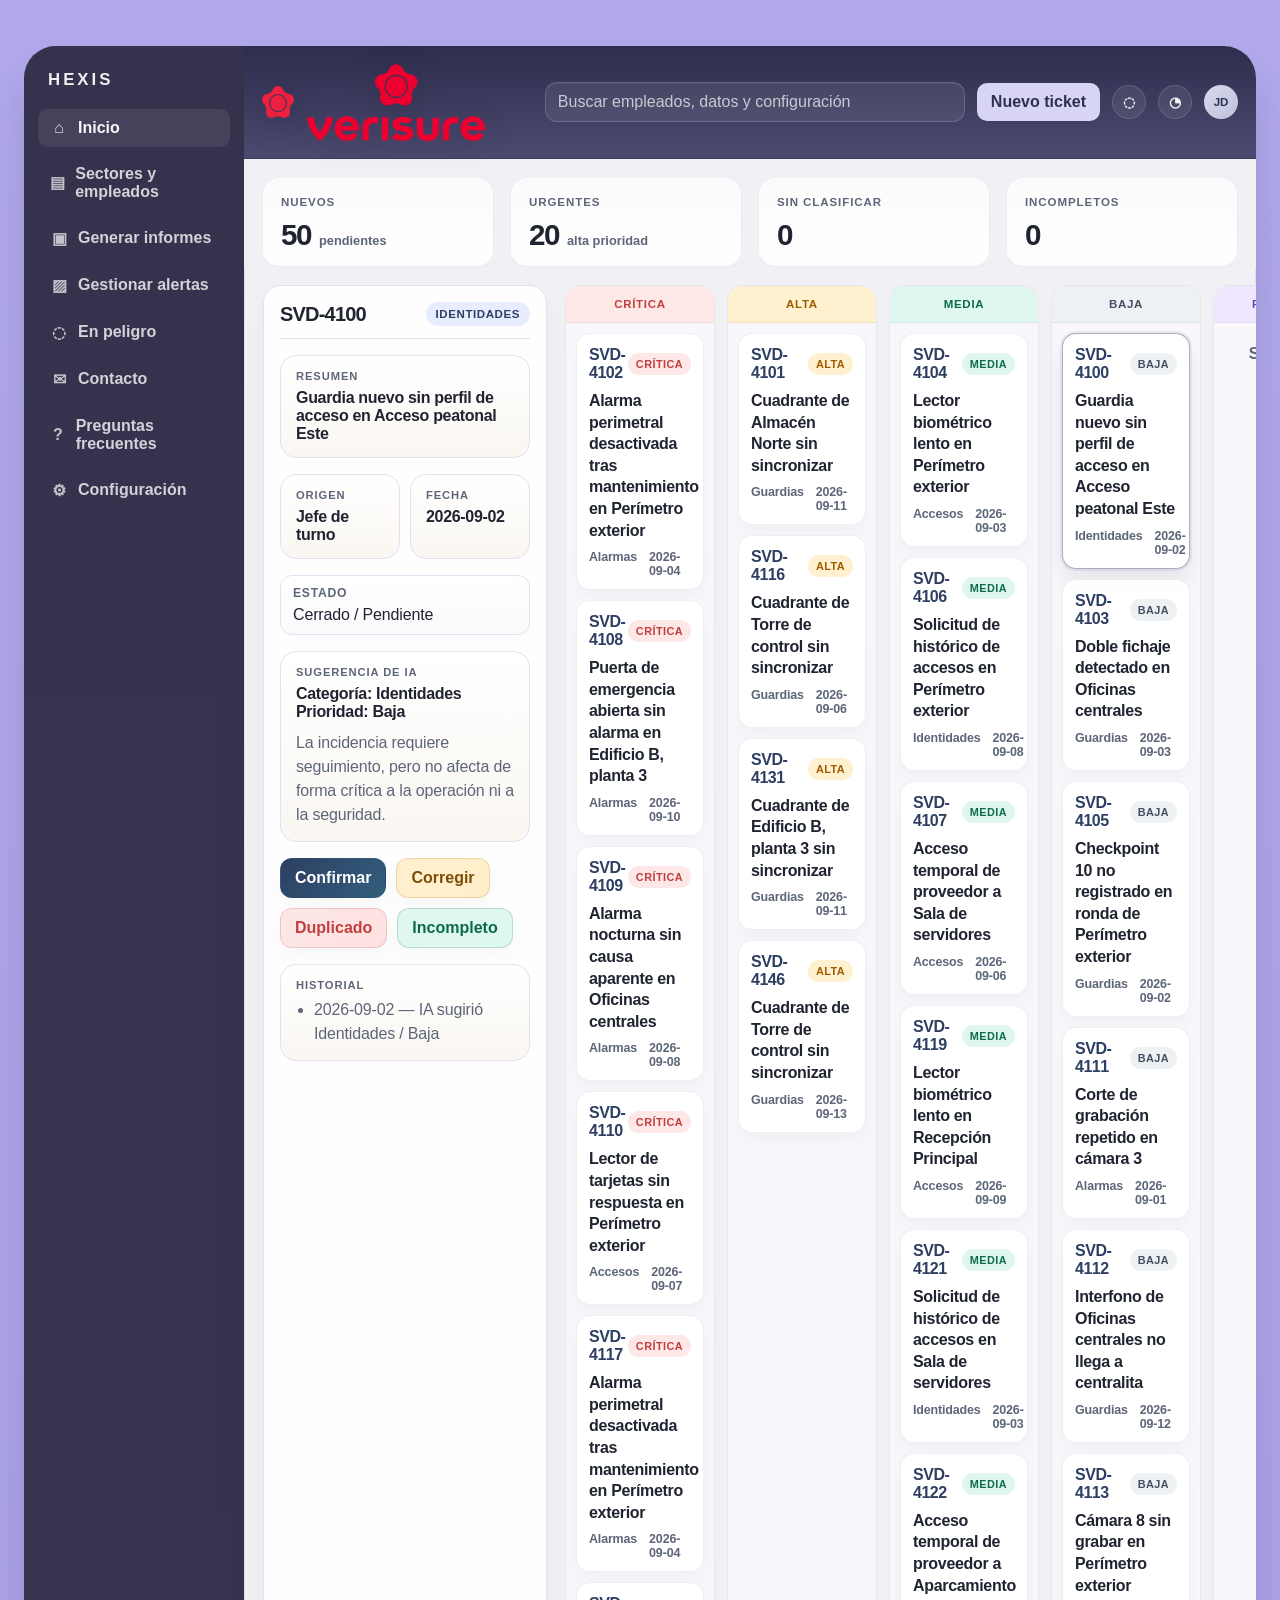
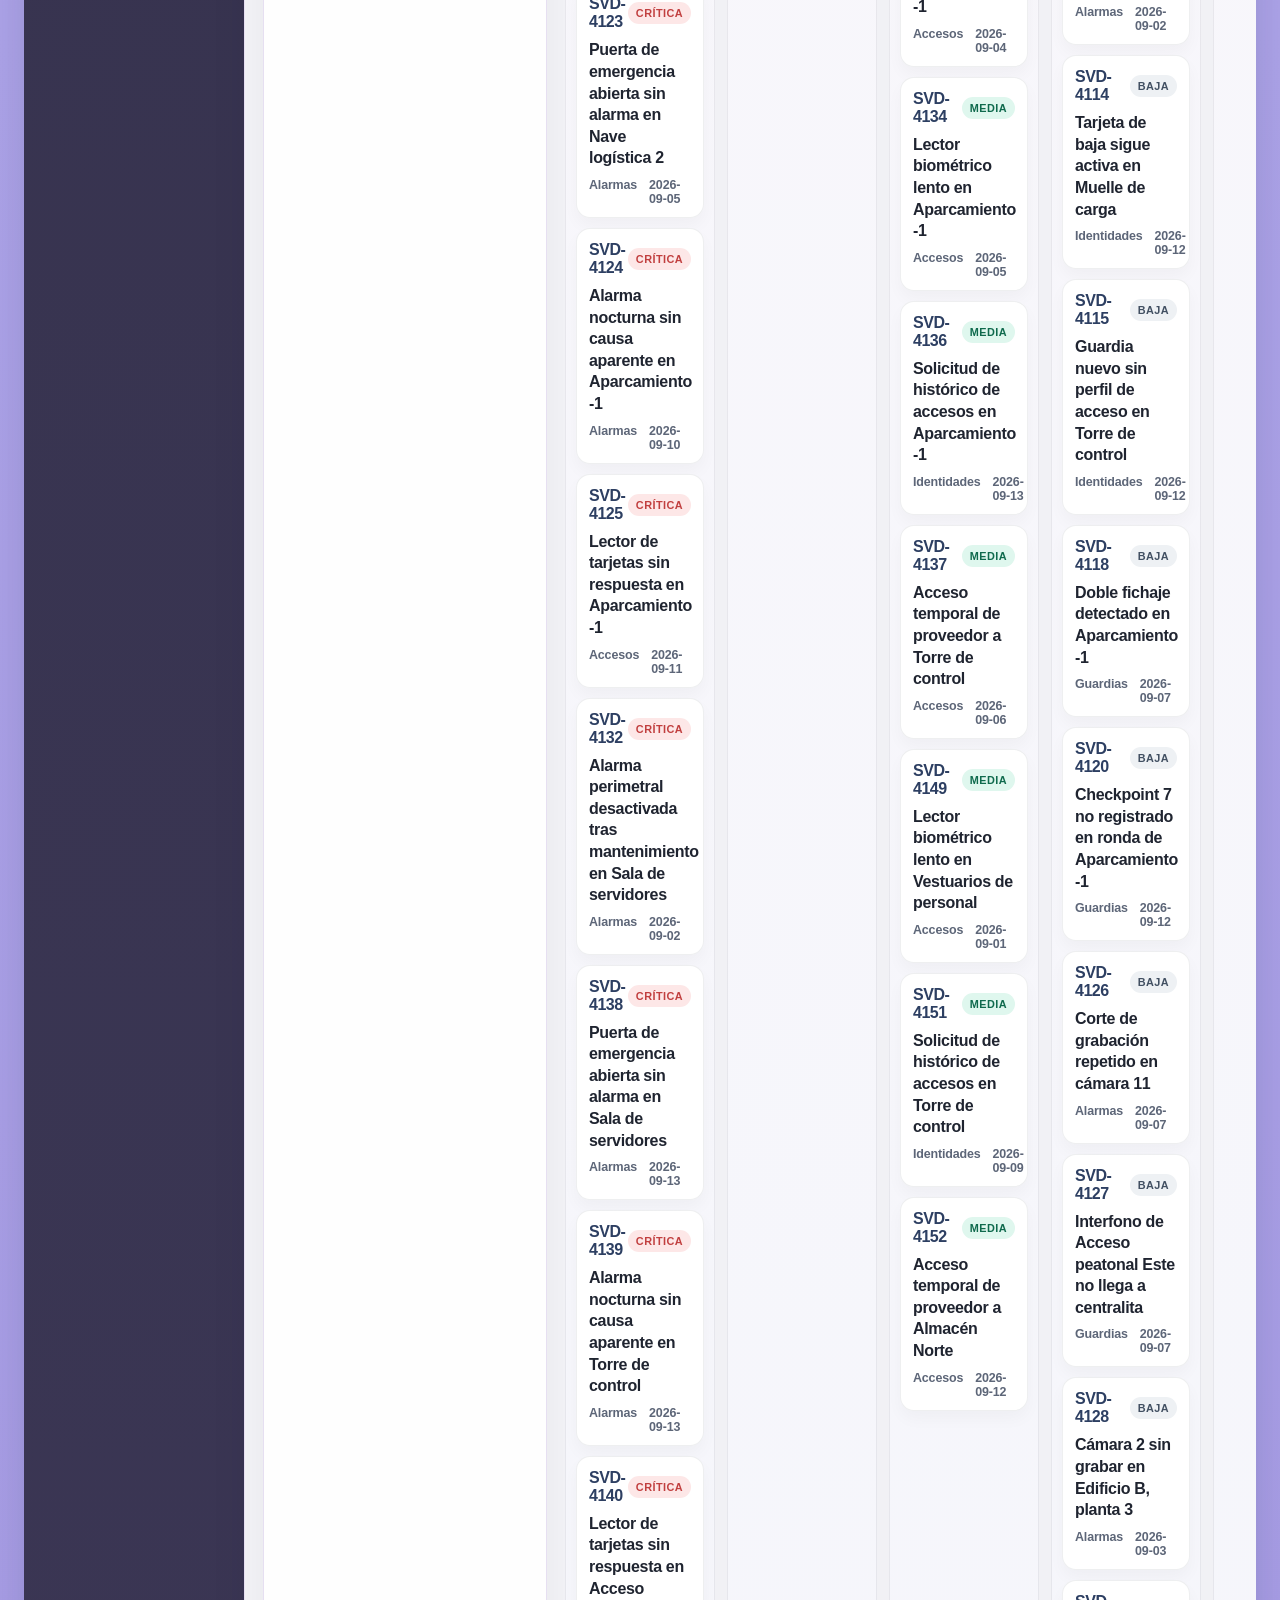
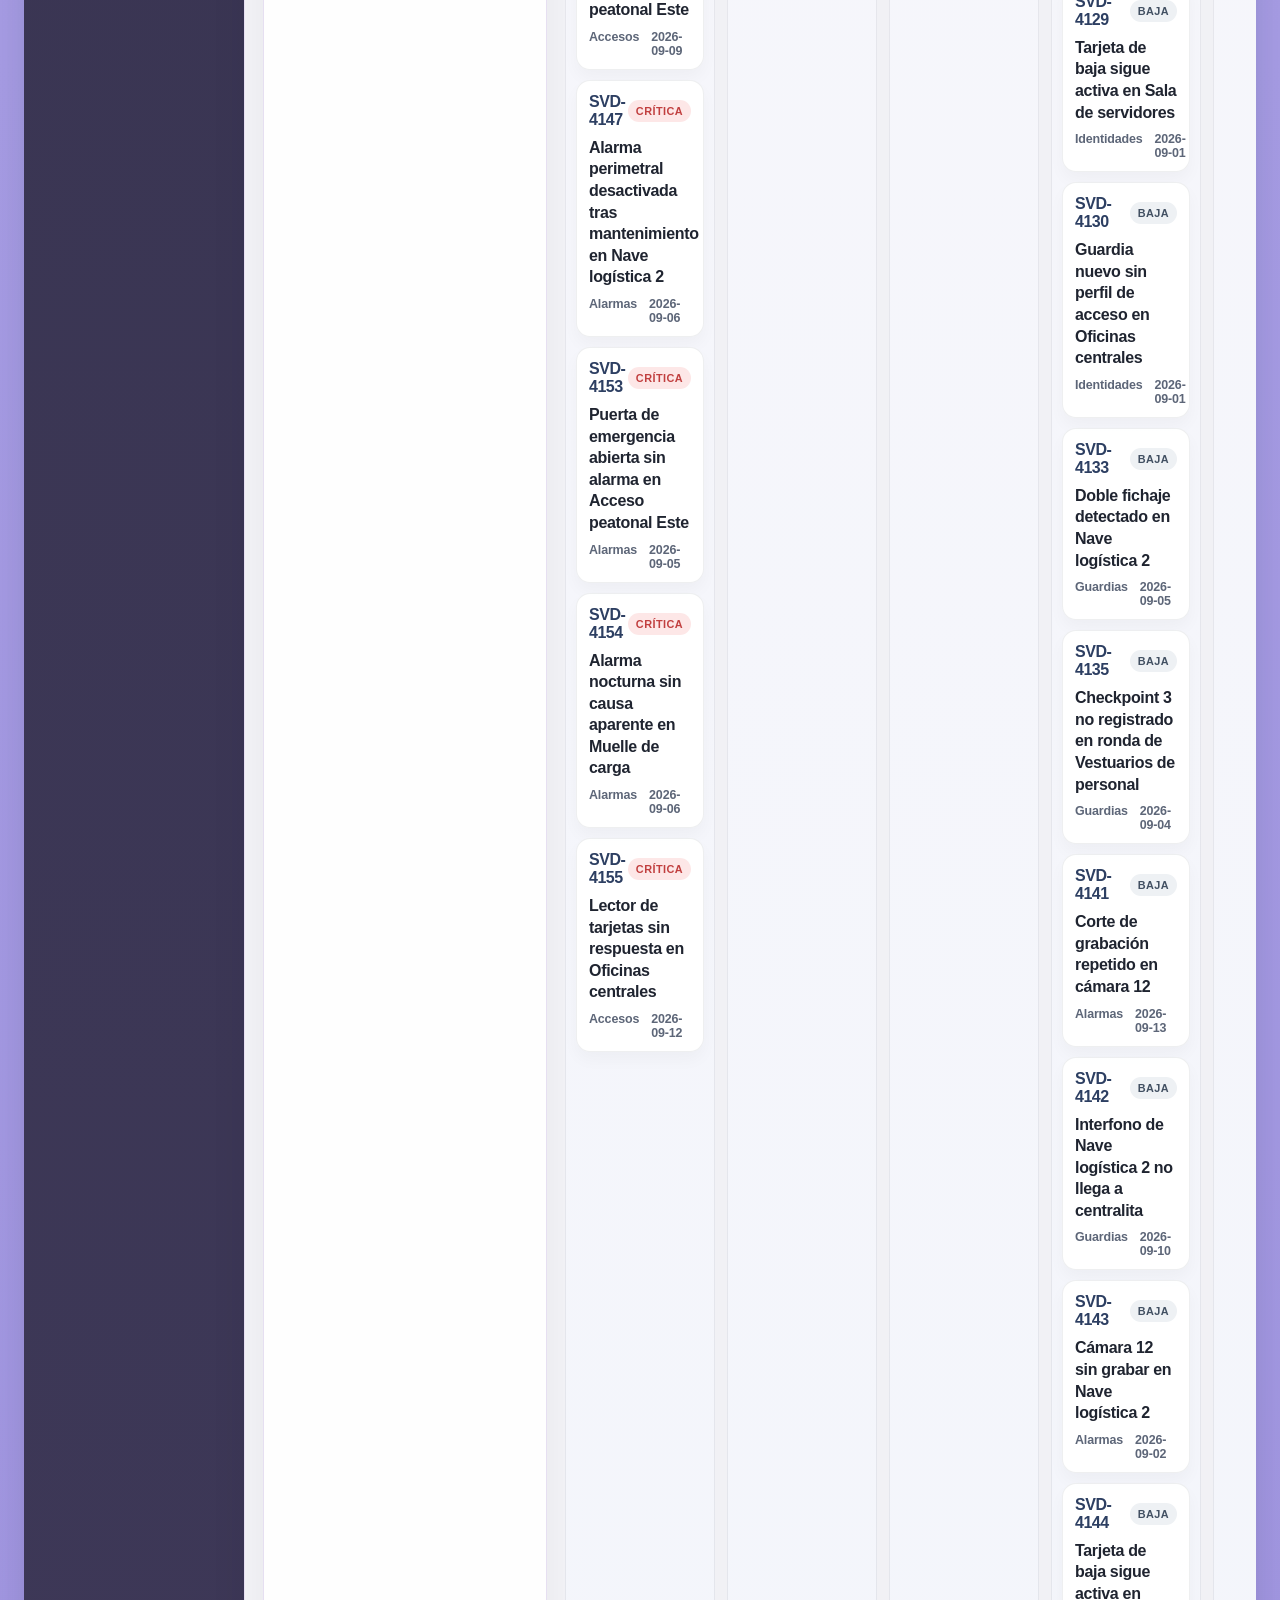
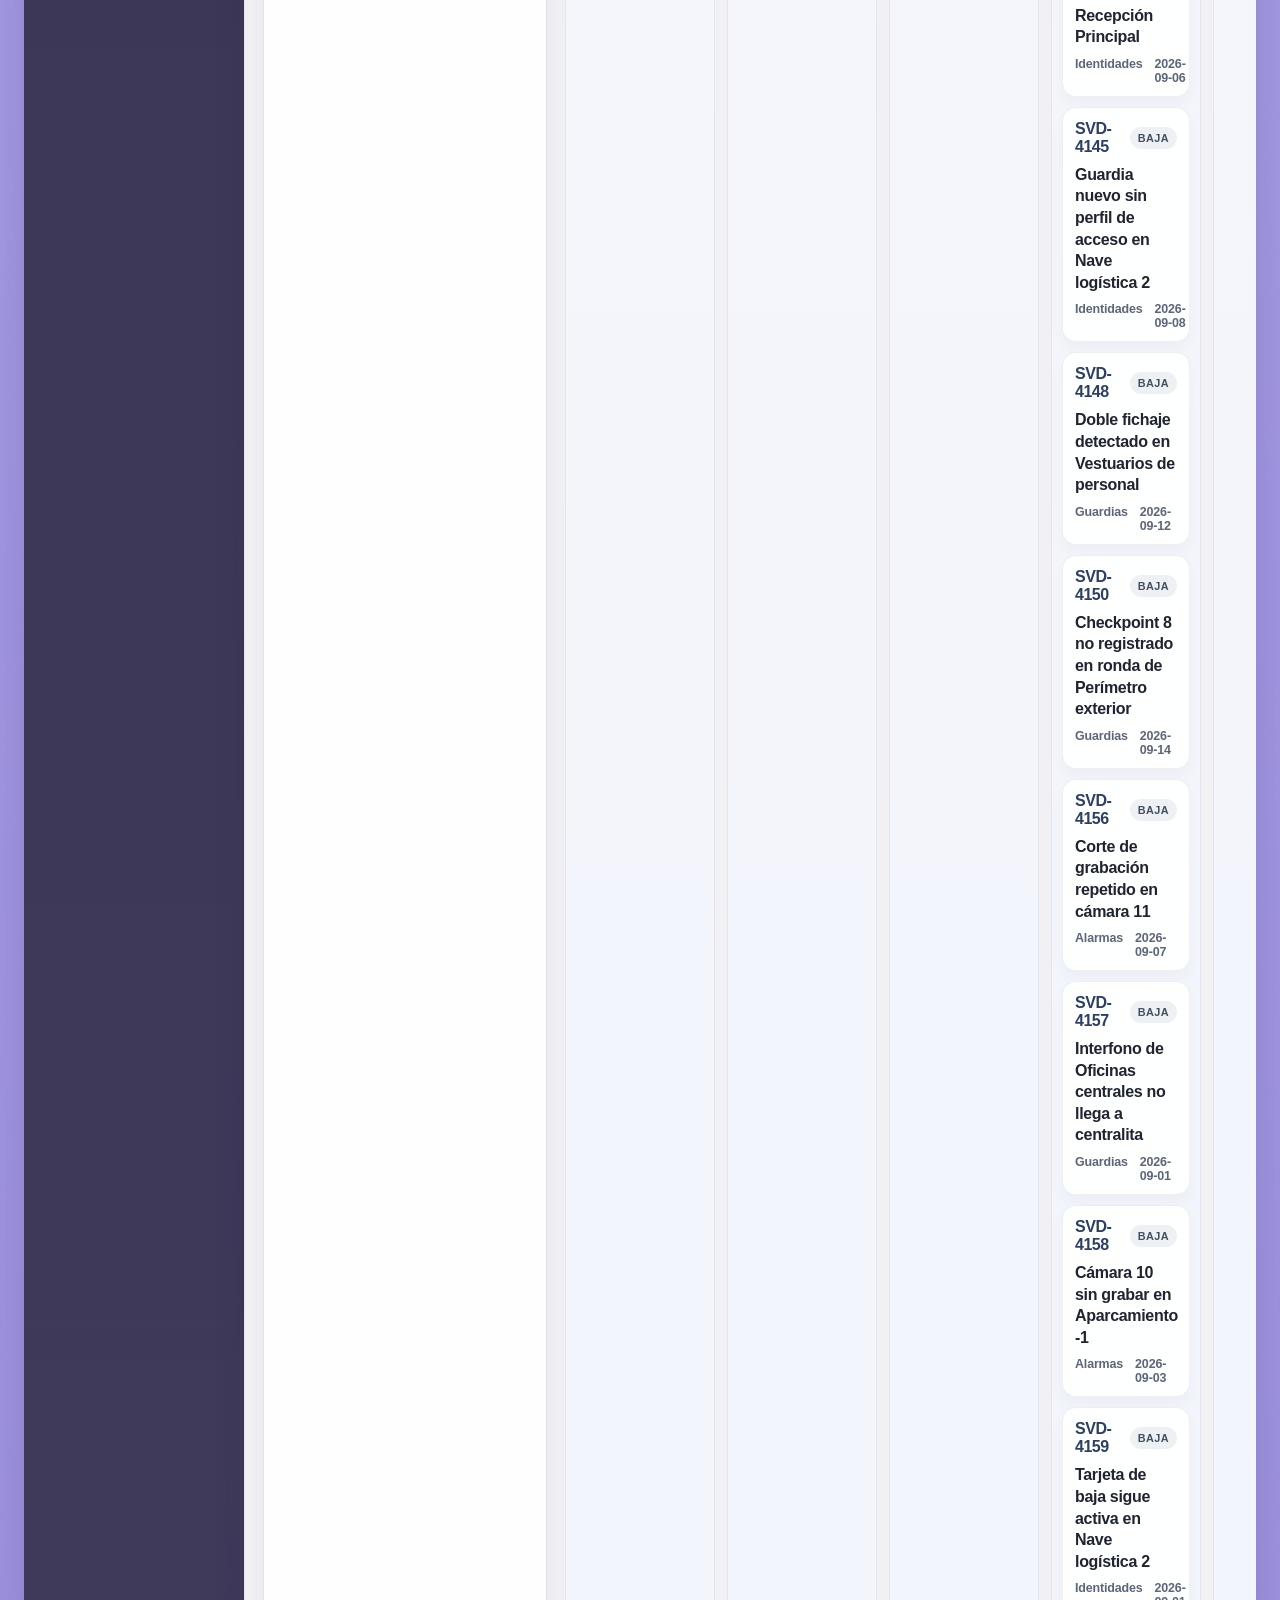
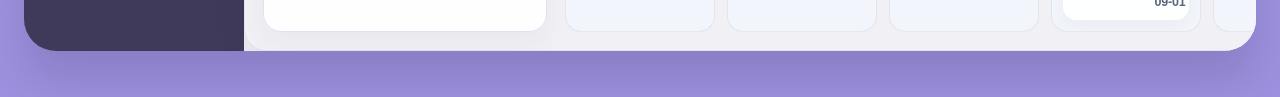
<file: index.html>
<!doctype html>
<html lang="es">
  <head>
    <meta charset="utf-8" />
    <meta name="viewport" content="width=device-width, initial-scale=1" />
    <title>Mini Service Desk</title>
    <link rel="stylesheet" href="css/styles.css" />
  </head>
  <body>
    <div class="app">
      <div class="app-shell">
        <aside class="sidebar" aria-label="Navegación">
          <div class="sidebar-brand">HEXIS</div>
          <nav class="nav" aria-label="Menú principal">
            <button class="nav-item active" type="button"><span class="nav-icon">⌂</span> Inicio</button>
            <button class="nav-item" type="button"><span class="nav-icon">▤</span> Sectores y empleados</button>
            <button class="nav-item" type="button"><span class="nav-icon">▣</span> Generar informes</button>
            <button class="nav-item" type="button"><span class="nav-icon">▨</span> Gestionar alertas</button>
            <button class="nav-item" type="button"><span class="nav-icon">◌</span> En peligro</button>
            <button class="nav-item" type="button"><span class="nav-icon">✉</span> Contacto</button>
            <button class="nav-item" type="button"><span class="nav-icon">? </span> Preguntas frecuentes</button>
            <button class="nav-item" type="button"><span class="nav-icon">⚙</span> Configuración</button>
          </nav>
        </aside>

        <div class="main-panel">
          <header class="topbar">
            <div class="brand">
              <div class="brand-logos" aria-label="Identidad de Verisure">
                <img class="brand-icon" src="assets/verisure/verisure-official-icon.ico" alt="Verisure icono" />
                <img class="brand-logo" src="assets/verisure/verisure-official-wordmark.png" alt="Verisure logo" />
              </div>
            </div>
            <div class="top-actions">
              <input id="search-input" class="search" type="text" placeholder="Buscar empleados, datos y configuración" aria-label="Buscar ticket" />
              <button id="new-ticket-button" class="new-ticket-button" type="button">Nuevo ticket</button>
              <button class="pill" type="button" aria-label="Notificaciones">◌</button>
              <button class="pill" type="button" aria-label="Mensajes">◔</button>
              <div class="profile-pill" aria-label="Perfil del usuario">JD</div>
            </div>
          </header>

          <section id="summary" class="summary"></section>

          <main class="board">
            <aside id="detail-panel" class="detail-panel" aria-live="polite"></aside>
            <section id="queue" class="queue" aria-live="polite"></section>
          </main>
        </div>
      </div>
    </div>

    <dialog id="new-ticket-dialog" class="new-ticket-dialog">
      <form id="new-ticket-form" method="dialog">
        <div class="dialog-header">
          <div>
            <span class="dialog-kicker">Registro de incidencia</span>
            <h2>Nuevo ticket</h2>
          </div>
          <button id="close-ticket-dialog" class="dialog-close" type="button" aria-label="Cerrar">×</button>
        </div>
        <label for="ticket-title">Título</label>
        <input id="ticket-title" name="titulo" type="text" required />
        <label for="ticket-description">Descripción</label>
        <textarea id="ticket-description" name="descripcion" rows="3" required></textarea>
        <label for="ticket-system">Sistema afectado</label>
        <input id="ticket-system" name="sistema_afectado" type="text" required />
        <div class="dialog-grid">
          <div>
            <label for="ticket-reporter">Reportado por</label>
            <input id="ticket-reporter" name="reportado_por" type="text" required />
          </div>
          <div>
            <label for="ticket-zone">Zona</label>
            <input id="ticket-zone" name="zona" type="text" required />
          </div>
        </div>
        <div class="dialog-actions">
          <button id="cancel-ticket-button" class="btn" type="button">Cancelar</button>
          <button class="btn primary" type="submit">Guardar ticket</button>
        </div>
      </form>
    </dialog>

    <script type="module" src="js/app.js"></script>
  </body>
</html>
</file>
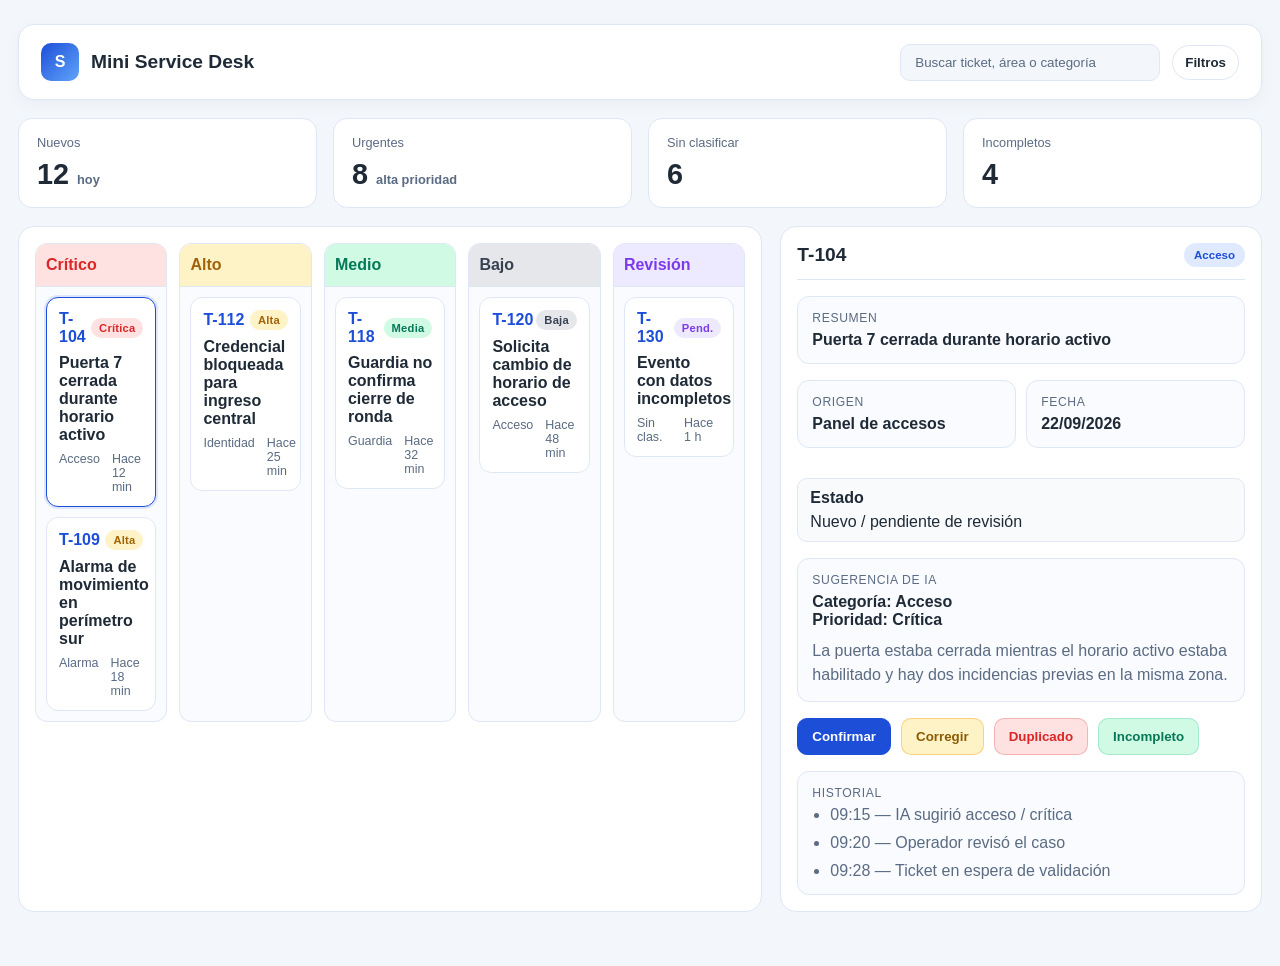
<file: mockup-mini-service-desk.html>
<!DOCTYPE html>
<html lang="es">
  <head>
    <meta charset="UTF-8" />
    <meta name="viewport" content="width=device-width, initial-scale=1.0" />
    <title>Mini Service Desk — Mockup</title>
    <style>
      :root {
        --bg: #f3f6fb;
        --panel: #ffffff;
        --panel-alt: #eef4ff;
        --line: #dfe7f5;
        --text: #1f2a37;
        --muted: #5a6b82;
        --primary: #1d4ed8;
        --primary-soft: #dfe9ff;
        --critical: #dc2626;
        --critical-soft: #fee2e2;
        --high: #f59e0b;
        --high-soft: #fef3c7;
        --medium: #10b981;
        --medium-soft: #d1fae5;
        --low: #6b7280;
        --low-soft: #e5e7eb;
        --warning: #7c3aed;
        --warning-soft: #ede9fe;
      }

      * { box-sizing: border-box; }

      body {
        margin: 0;
        font-family: Arial, Helvetica, sans-serif;
        background: var(--bg);
        color: var(--text);
      }

      .app {
        max-width: 1440px;
        margin: 24px auto;
        padding: 0 18px 30px;
      }

      .topbar {
        display: flex;
        justify-content: space-between;
        align-items: center;
        background: var(--panel);
        border: 1px solid var(--line);
        border-radius: 16px;
        padding: 18px 22px;
        margin-bottom: 18px;
        box-shadow: 0 4px 16px rgba(15, 23, 42, 0.04);
      }

      .brand {
        display: flex;
        align-items: center;
        gap: 12px;
      }

      .brand-mark {
        width: 38px;
        height: 38px;
        border-radius: 10px;
        background: linear-gradient(135deg, var(--primary), #60a5fa);
        display: flex;
        align-items: center;
        justify-content: center;
        color: white;
        font-weight: 700;
      }

      .brand h1 {
        margin: 0;
        font-size: 1.2rem;
      }

      .top-actions {
        display: flex;
        align-items: center;
        gap: 12px;
      }

      .search {
        background: var(--bg);
        border: 1px solid var(--line);
        padding: 10px 14px;
        border-radius: 10px;
        width: 260px;
        color: var(--muted);
      }

      .pill {
        border: 1px solid var(--line);
        border-radius: 999px;
        padding: 9px 12px;
        background: #fff;
        color: var(--text);
        font-weight: 600;
      }

      .summary {
        display: grid;
        grid-template-columns: repeat(4, minmax(160px, 1fr));
        gap: 16px;
        margin-bottom: 18px;
      }

      .stat {
        background: var(--panel);
        border: 1px solid var(--line);
        border-radius: 14px;
        padding: 16px 18px;
      }

      .stat-label {
        color: var(--muted);
        font-size: 0.8rem;
        margin-bottom: 8px;
      }

      .stat-value {
        font-size: 1.8rem;
        font-weight: 700;
        display: flex;
        align-items: baseline;
        gap: 8px;
      }

      .stat-value small {
        font-size: 0.8rem;
        color: var(--muted);
      }

      .board {
        display: grid;
        grid-template-columns: 1.7fr 1.1fr;
        gap: 18px;
      }

      .board-main, .board-side {
        background: var(--panel);
        border: 1px solid var(--line);
        border-radius: 16px;
        padding: 16px;
      }

      .priority-row {
        display: grid;
        grid-template-columns: repeat(5, minmax(120px, 1fr));
        gap: 12px;
        margin-bottom: 18px;
      }

      .priority-column {
        border: 1px solid var(--line);
        border-radius: 12px;
        background: #f9fbff;
        overflow: hidden;
      }

      .priority-header {
        padding: 12px 10px;
        font-weight: 700;
        border-bottom: 1px solid var(--line);
      }

      .priority-header.critical { background: var(--critical-soft); color: var(--critical); }
      .priority-header.high { background: var(--high-soft); color: #a16207; }
      .priority-header.medium { background: var(--medium-soft); color: #047857; }
      .priority-header.low { background: var(--low-soft); color: #374151; }
      .priority-header.review { background: var(--warning-soft); color: var(--warning); }

      .ticket-list {
        padding: 10px;
        display: flex;
        flex-direction: column;
        gap: 10px;
      }

      .ticket-card {
        background: white;
        border: 1px solid var(--line);
        border-radius: 12px;
        padding: 12px;
        cursor: pointer;
        transition: 0.15s ease;
      }

      .ticket-card:hover {
        border-color: var(--primary);
        box-shadow: 0 4px 12px rgba(29, 78, 216, 0.08);
      }

      .ticket-card.active {
        border-color: var(--primary);
        box-shadow: 0 0 0 2px rgba(29, 78, 216, 0.12);
      }

      .ticket-top {
        display: flex;
        justify-content: space-between;
        align-items: center;
        margin-bottom: 8px;
      }

      .ticket-id {
        font-weight: 700;
        color: var(--primary);
      }

      .badge {
        font-size: 0.7rem;
        border-radius: 999px;
        padding: 4px 8px;
        font-weight: 700;
        letter-spacing: 0.02em;
      }

      .badge.critical { background: var(--critical-soft); color: var(--critical); }
      .badge.high { background: var(--high-soft); color: #a16207; }
      .badge.medium { background: var(--medium-soft); color: #047857; }
      .badge.low { background: var(--low-soft); color: #374151; }
      .badge.review { background: var(--warning-soft); color: var(--warning); }

      .ticket-title {
        font-weight: 700;
        margin-bottom: 8px;
      }

      .ticket-meta {
        display: flex;
        justify-content: space-between;
        gap: 12px;
        color: var(--muted);
        font-size: 0.78rem;
      }

      .detail-section {
        display: flex;
        flex-direction: column;
        gap: 16px;
      }

      .detail-head {
        display: flex;
        justify-content: space-between;
        align-items: center;
        border-bottom: 1px solid var(--line);
        padding-bottom: 12px;
      }

      .detail-head h2 {
        margin: 0;
        font-size: 1.2rem;
      }

      .mini-tag {
        background: var(--primary-soft);
        color: var(--primary);
        border-radius: 999px;
        padding: 6px 10px;
        font-size: 0.72rem;
        font-weight: 700;
      }

      .info-block, .ai-block, .history-block {
        background: #f9fbff;
        border: 1px solid var(--line);
        border-radius: 12px;
        padding: 14px;
      }

      .label {
        color: var(--muted);
        font-size: 0.76rem;
        margin-bottom: 6px;
        display: block;
        text-transform: uppercase;
        letter-spacing: 0.05em;
      }

      .value {
        font-weight: 700;
      }

      .action-row {
        display: flex;
        gap: 10px;
        flex-wrap: wrap;
      }

      .btn {
        border: 1px solid var(--line);
        border-radius: 10px;
        padding: 10px 14px;
        background: white;
        font-weight: 700;
        cursor: pointer;
      }

      .btn.primary {
        background: var(--primary);
        border-color: var(--primary);
        color: white;
      }

      .btn.warn {
        background: var(--high-soft);
        border-color: rgba(245, 158, 11, 0.4);
        color: #8a5b00;
      }

      .btn.danger {
        background: var(--critical-soft);
        border-color: rgba(220, 38, 38, 0.25);
        color: var(--critical);
      }

      .btn.success {
        background: var(--medium-soft);
        border-color: rgba(16, 185, 129, 0.25);
        color: #047857;
      }

      .timeline {
        margin: 0;
        padding-left: 18px;
        display: flex;
        flex-direction: column;
        gap: 10px;
      }

      .timeline li {
        color: var(--muted);
      }

      .aside-card {
        margin-bottom: 14px;
      }

      .status-box {
        border: 1px solid var(--line);
        border-radius: 10px;
        padding: 10px 12px;
        background: #f8fafc;
      }

      .status-box strong {
        display: block;
        margin-bottom: 6px;
      }

      .meta-grid {
        display: grid;
        grid-template-columns: repeat(2, minmax(120px, 1fr));
        gap: 10px;
      }

      @media (max-width: 1100px) {
        .board {
          grid-template-columns: 1fr;
        }
      }

      @media (max-width: 760px) {
        .summary {
          grid-template-columns: repeat(2, minmax(140px, 1fr));
        }

        .priority-row {
          grid-template-columns: 1fr;
        }
      }
    </style>
  </head>
  <body>
    <div class="app">
      <header class="topbar">
        <div class="brand">
          <div class="brand-mark">S</div>
          <h1>Mini Service Desk</h1>
        </div>
        <div class="top-actions">
          <input class="search" value="Buscar ticket, área o categoría" aria-label="Buscar" />
          <button class="pill">Filtros</button>
        </div>
      </header>

      <section class="summary">
        <div class="stat">
          <div class="stat-label">Nuevos</div>
          <div class="stat-value">12 <small>hoy</small></div>
        </div>
        <div class="stat">
          <div class="stat-label">Urgentes</div>
          <div class="stat-value">8 <small>alta prioridad</small></div>
        </div>
        <div class="stat">
          <div class="stat-label">Sin clasificar</div>
          <div class="stat-value">6</div>
        </div>
        <div class="stat">
          <div class="stat-label">Incompletos</div>
          <div class="stat-value">4</div>
        </div>
      </section>

      <main class="board">
        <section class="board-main">
          <div class="priority-row">
            <div class="priority-column">
              <div class="priority-header critical">Crítico</div>
              <div class="ticket-list">
                <div class="ticket-card active" data-id="T-104" data-category="Acceso" data-priority="Crítica">
                  <div class="ticket-top">
                    <span class="ticket-id">T-104</span>
                    <span class="badge critical">Crítica</span>
                  </div>
                  <div class="ticket-title">Puerta 7 cerrada durante horario activo</div>
                  <div class="ticket-meta">
                    <span>Acceso</span>
                    <span>Hace 12 min</span>
                  </div>
                </div>
                <div class="ticket-card" data-id="T-109" data-category="Alarma" data-priority="Alta">
                  <div class="ticket-top">
                    <span class="ticket-id">T-109</span>
                    <span class="badge high">Alta</span>
                  </div>
                  <div class="ticket-title">Alarma de movimiento en perímetro sur</div>
                  <div class="ticket-meta">
                    <span>Alarma</span>
                    <span>Hace 18 min</span>
                  </div>
                </div>
              </div>
            </div>

            <div class="priority-column">
              <div class="priority-header high">Alto</div>
              <div class="ticket-list">
                <div class="ticket-card" data-id="T-112" data-category="Identidad" data-priority="Alta">
                  <div class="ticket-top">
                    <span class="ticket-id">T-112</span>
                    <span class="badge high">Alta</span>
                  </div>
                  <div class="ticket-title">Credencial bloqueada para ingreso central</div>
                  <div class="ticket-meta">
                    <span>Identidad</span>
                    <span>Hace 25 min</span>
                  </div>
                </div>
              </div>
            </div>

            <div class="priority-column">
              <div class="priority-header medium">Medio</div>
              <div class="ticket-list">
                <div class="ticket-card" data-id="T-118" data-category="Guardia" data-priority="Media">
                  <div class="ticket-top">
                    <span class="ticket-id">T-118</span>
                    <span class="badge medium">Media</span>
                  </div>
                  <div class="ticket-title">Guardia no confirma cierre de ronda</div>
                  <div class="ticket-meta">
                    <span>Guardia</span>
                    <span>Hace 32 min</span>
                  </div>
                </div>
              </div>
            </div>

            <div class="priority-column">
              <div class="priority-header low">Bajo</div>
              <div class="ticket-list">
                <div class="ticket-card" data-id="T-120" data-category="Acceso" data-priority="Baja">
                  <div class="ticket-top">
                    <span class="ticket-id">T-120</span>
                    <span class="badge low">Baja</span>
                  </div>
                  <div class="ticket-title">Solicita cambio de horario de acceso</div>
                  <div class="ticket-meta">
                    <span>Acceso</span>
                    <span>Hace 48 min</span>
                  </div>
                </div>
              </div>
            </div>

            <div class="priority-column">
              <div class="priority-header review">Revisión</div>
              <div class="ticket-list">
                <div class="ticket-card" data-id="T-130" data-category="Sin clasificar" data-priority="Pendiente">
                  <div class="ticket-top">
                    <span class="ticket-id">T-130</span>
                    <span class="badge review">Pend.</span>
                  </div>
                  <div class="ticket-title">Evento con datos incompletos</div>
                  <div class="ticket-meta">
                    <span>Sin clas.</span>
                    <span>Hace 1 h</span>
                  </div>
                </div>
              </div>
            </div>
          </div>
        </section>

        <aside class="board-side">
          <div class="detail-section">
            <div class="detail-head">
              <h2>T-104</h2>
              <span class="mini-tag">Acceso</span>
            </div>

            <div class="info-block">
              <span class="label">Resumen</span>
              <div class="value">Puerta 7 cerrada durante horario activo</div>
            </div>

            <div class="meta-grid">
              <div class="info-block aside-card">
                <span class="label">Origen</span>
                <div class="value">Panel de accesos</div>
              </div>
              <div class="info-block aside-card">
                <span class="label">Fecha</span>
                <div class="value">22/09/2026</div>
              </div>
            </div>

            <div class="status-box">
              <strong>Estado</strong>
              Nuevo / pendiente de revisión
            </div>

            <div class="ai-block">
              <span class="label">Sugerencia de IA</span>
              <div class="value">Categoría: Acceso</div>
              <div class="value">Prioridad: Crítica</div>
              <p style="margin: 10px 0 0; color: var(--muted); line-height: 1.5;">
                La puerta estaba cerrada mientras el horario activo estaba habilitado y hay dos incidencias previas en la misma zona.
              </p>
            </div>

            <div class="action-row">
              <button class="btn primary">Confirmar</button>
              <button class="btn warn">Corregir</button>
              <button class="btn danger">Duplicado</button>
              <button class="btn success">Incompleto</button>
            </div>

            <div class="history-block">
              <span class="label">Historial</span>
              <ul class="timeline">
                <li>09:15 — IA sugirió acceso / crítica</li>
                <li>09:20 — Operador revisó el caso</li>
                <li>09:28 — Ticket en espera de validación</li>
              </ul>
            </div>
          </div>
        </aside>
      </main>
    </div>

    <script>
      const cards = document.querySelectorAll('.ticket-card');
      const title = document.querySelector('.detail-head h2');
      const tag = document.querySelector('.mini-tag');
      const summary = document.querySelector('.info-block .value');
      const statusBox = document.querySelector('.status-box');
      const aiBlock = document.querySelector('.ai-block');
      const aiText = aiBlock.querySelector('p');

      const ticketData = {
        'T-104': {
          title: 'Puerta 7 cerrada durante horario activo',
          category: 'Acceso',
          priority: 'Crítica',
          summary: 'Puerta 7 cerrada durante horario activo',
          status: 'Nuevo / pendiente de revisión',
          reason: 'La puerta estaba cerrada mientras el horario activo estaba habilitado y hay dos incidencias previas en la misma zona.'
        },
        'T-109': {
          title: 'Alarma de movimiento en perímetro sur',
          category: 'Alarma',
          priority: 'Alta',
          summary: 'Alarma de movimiento en perímetro sur',
          status: 'Nuevo / revisión urgente',
          reason: 'Se detectó movimiento en un perímetro restringido con patrón no habitual durante la noche.'
        },
        'T-112': {
          title: 'Credencial bloqueada para ingreso central',
          category: 'Identidad',
          priority: 'Alta',
          summary: 'Credencial bloqueada para ingreso central',
          status: 'Nuevo / revisión de acceso',
          reason: 'La identidad quedó bloqueada en un acceso con alta concurrencia y requiere validación del responsable.'
        },
        'T-118': {
          title: 'Guardia no confirma cierre de ronda',
          category: 'Guardia',
          priority: 'Media',
          summary: 'Guardia no confirma cierre de ronda',
          status: 'Pendiente de confirmación',
          reason: 'La ronda no fue cerrada dentro del horario previsto y requiere comprobación de la persona responsable.'
        },
        'T-120': {
          title: 'Solicita cambio de horario de acceso',
          category: 'Acceso',
          priority: 'Baja',
          summary: 'Solicita cambio de horario de acceso',
          status: 'Pendiente de solicitud',
          reason: 'Se solicita ajustar el horario y la alteración no afecta a seguridad crítica.'
        },
        'T-130': {
          title: 'Evento con datos incompletos',
          category: 'Sin clasificar',
          priority: 'Pendiente',
          summary: 'Evento con datos incompletos',
          status: 'Revisión manual',
          reason: 'Faltan datos esenciales sobre ubicación, hora y persona implicada para asignar categoría o prioridad.'
        }
      };

      cards.forEach(card => {
        card.addEventListener('click', () => {
          cards.forEach(c => c.classList.remove('active'));
          card.classList.add('active');

          const id = card.dataset.id;
          const data = ticketData[id];
          if (!data) return;

          title.textContent = id;
          tag.textContent = data.category;
          summary.textContent = data.summary;
          statusBox.innerHTML = '<strong>Estado</strong>' + data.status;
          aiText.textContent = 'La puerta estaba cerrada mientras el horario activo estaba habilitado y hay dos incidencias previas en la misma zona.';

          if (id === 'T-109') {
            aiText.textContent = 'Se detectó movimiento en un perímetro restringido con patrón no habitual durante la noche.';
          }
          if (id === 'T-112') {
            aiText.textContent = 'La identidad quedó bloqueada en un acceso con alta concurrencia y requiere validación del responsable.';
          }
          if (id === 'T-118') {
            aiText.textContent = 'La ronda no fue cerrada dentro del horario previsto y requiere comprobación de la persona responsable.';
          }
          if (id === 'T-120') {
            aiText.textContent = 'Se solicita ajustar el horario y la alteración no afecta a seguridad crítica.';
          }
          if (id === 'T-130') {
            aiText.textContent = 'Faltan datos esenciales sobre ubicación, hora y persona implicada para asignar categoría o prioridad.';
          }
        });
      });
    </script>
  </body>
</html>
</file>
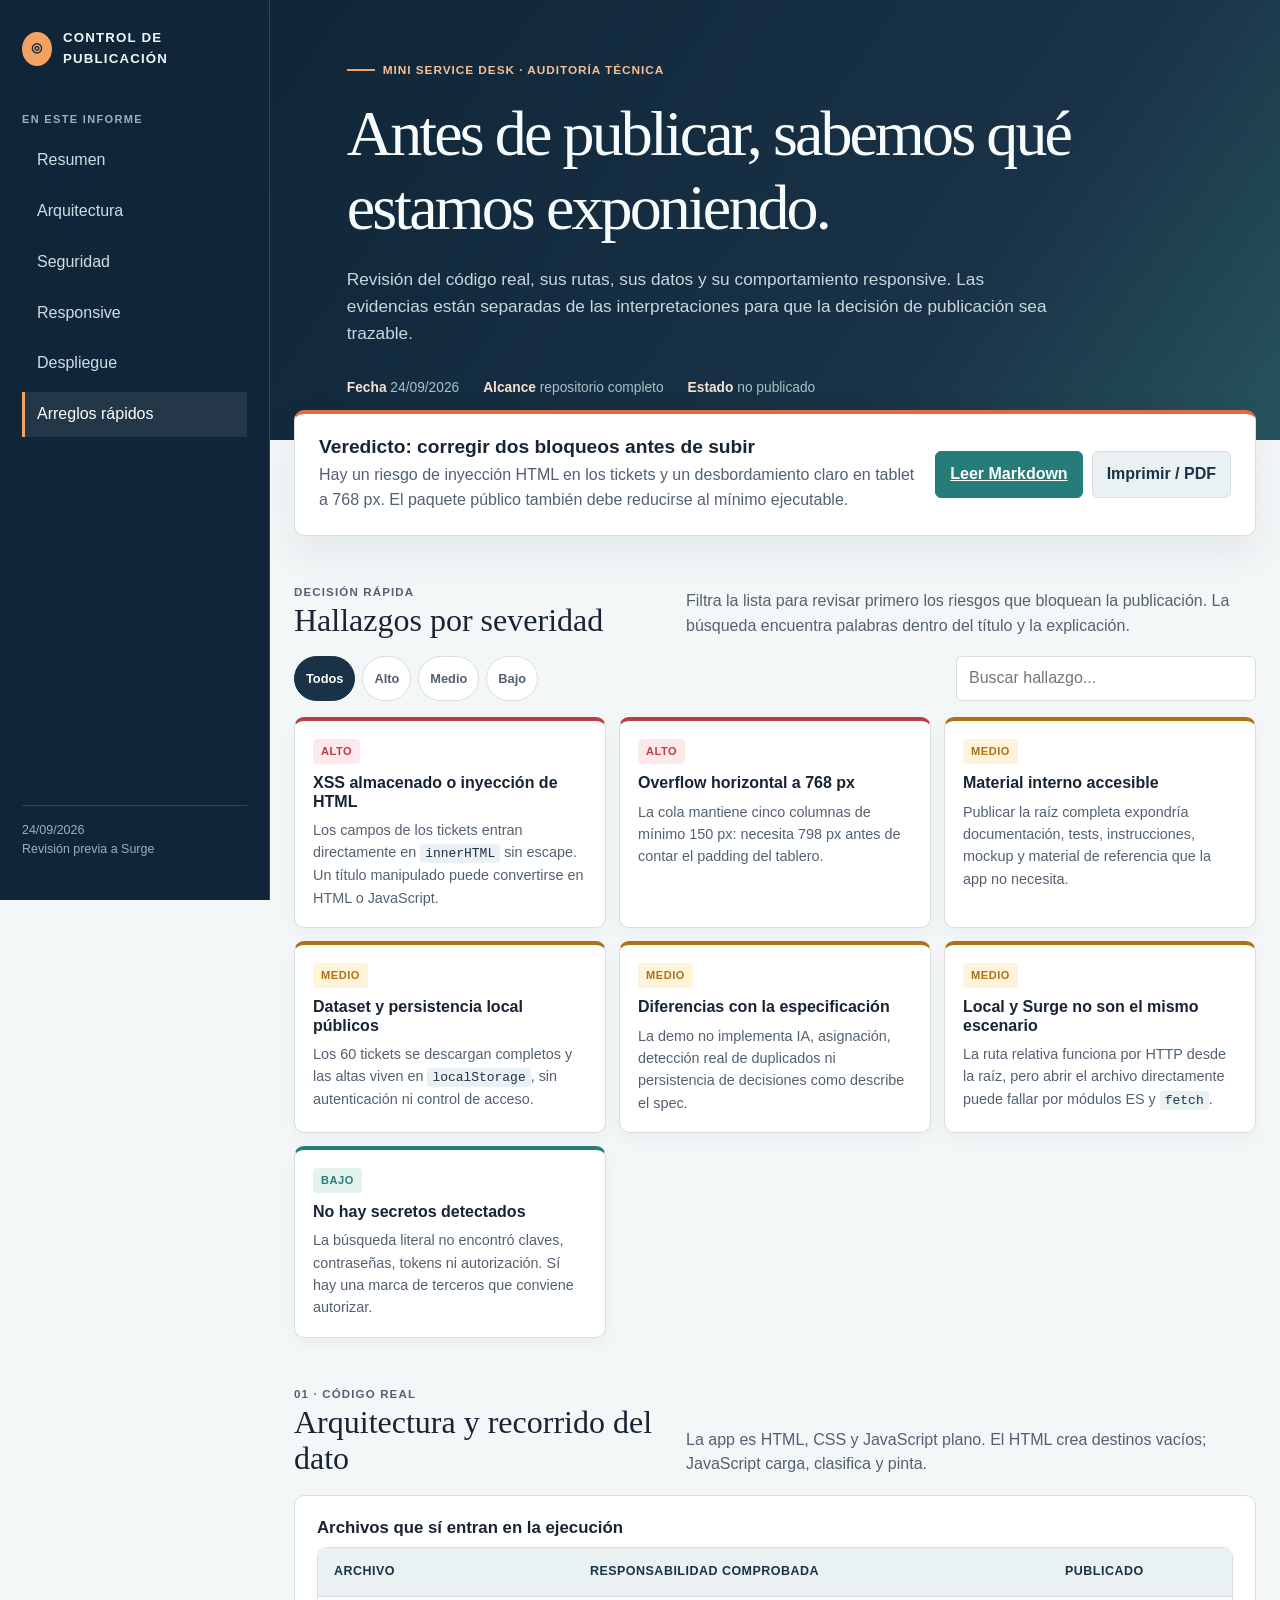
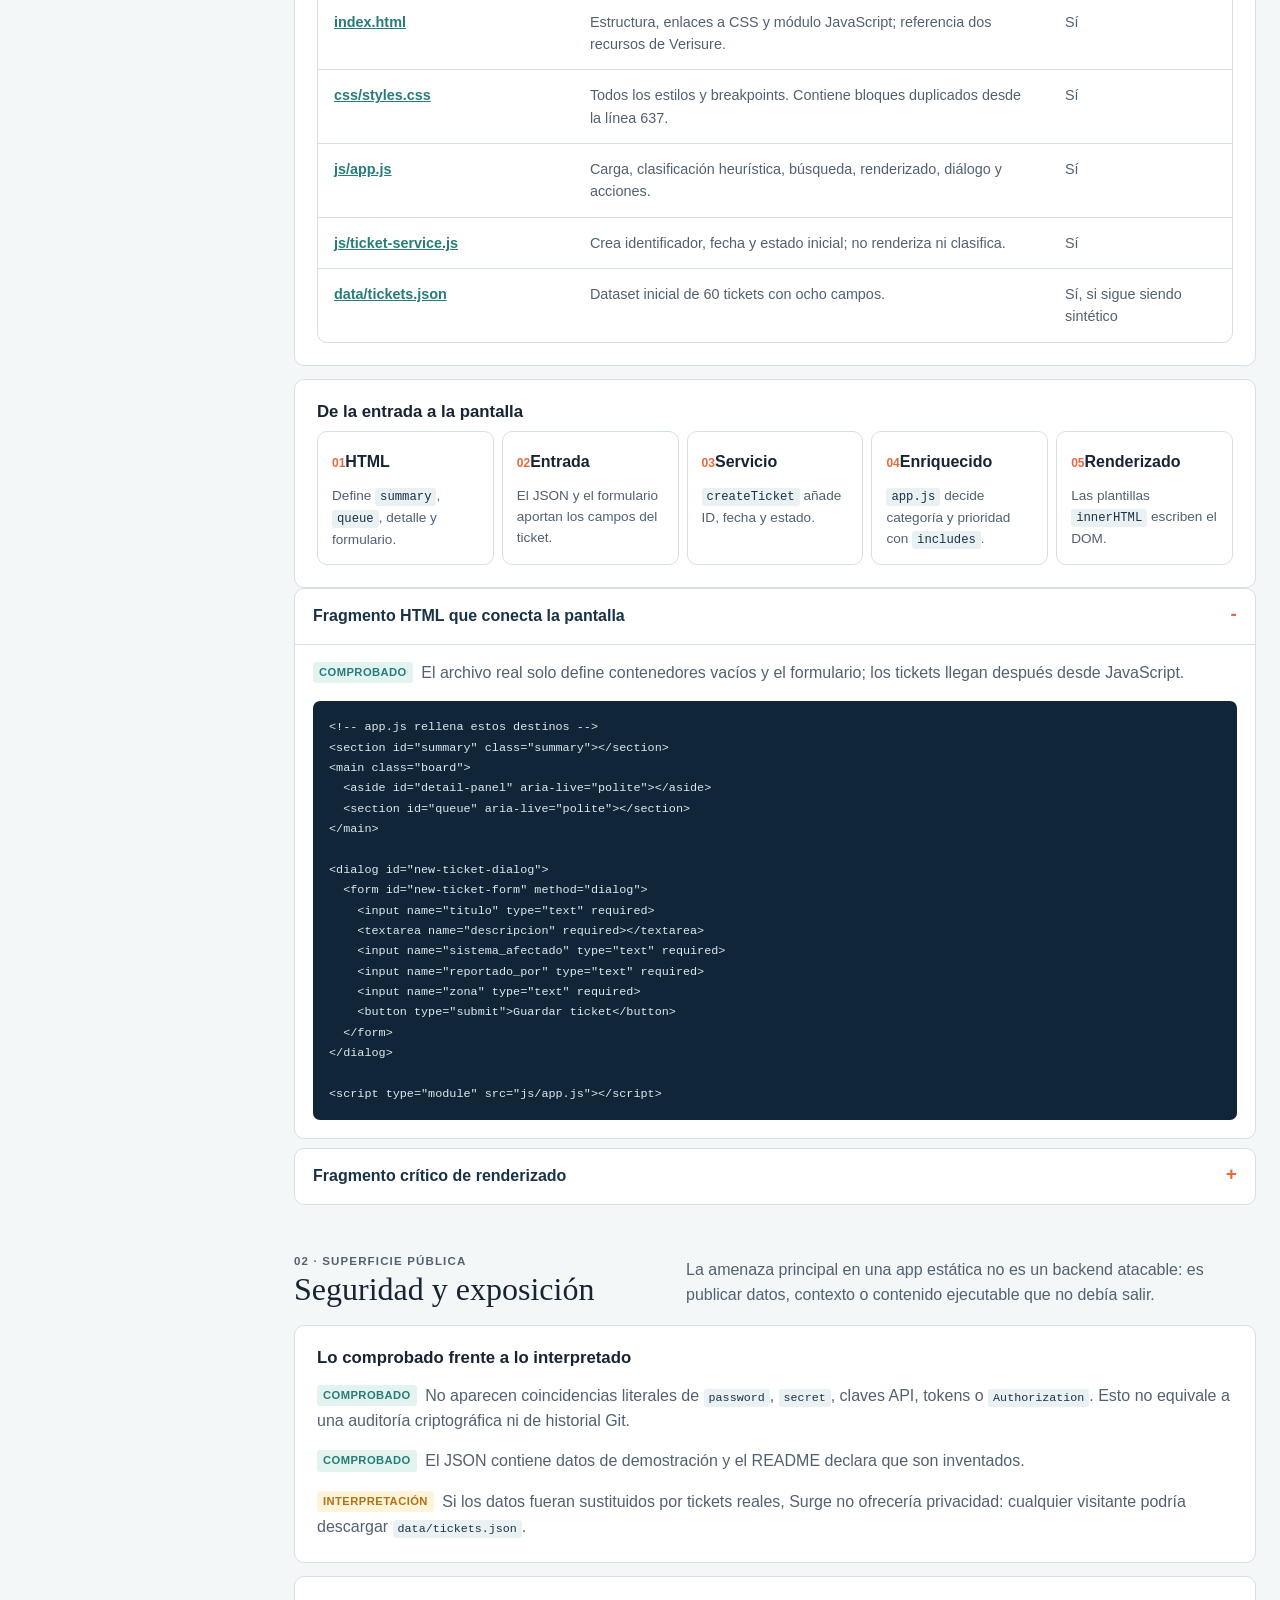
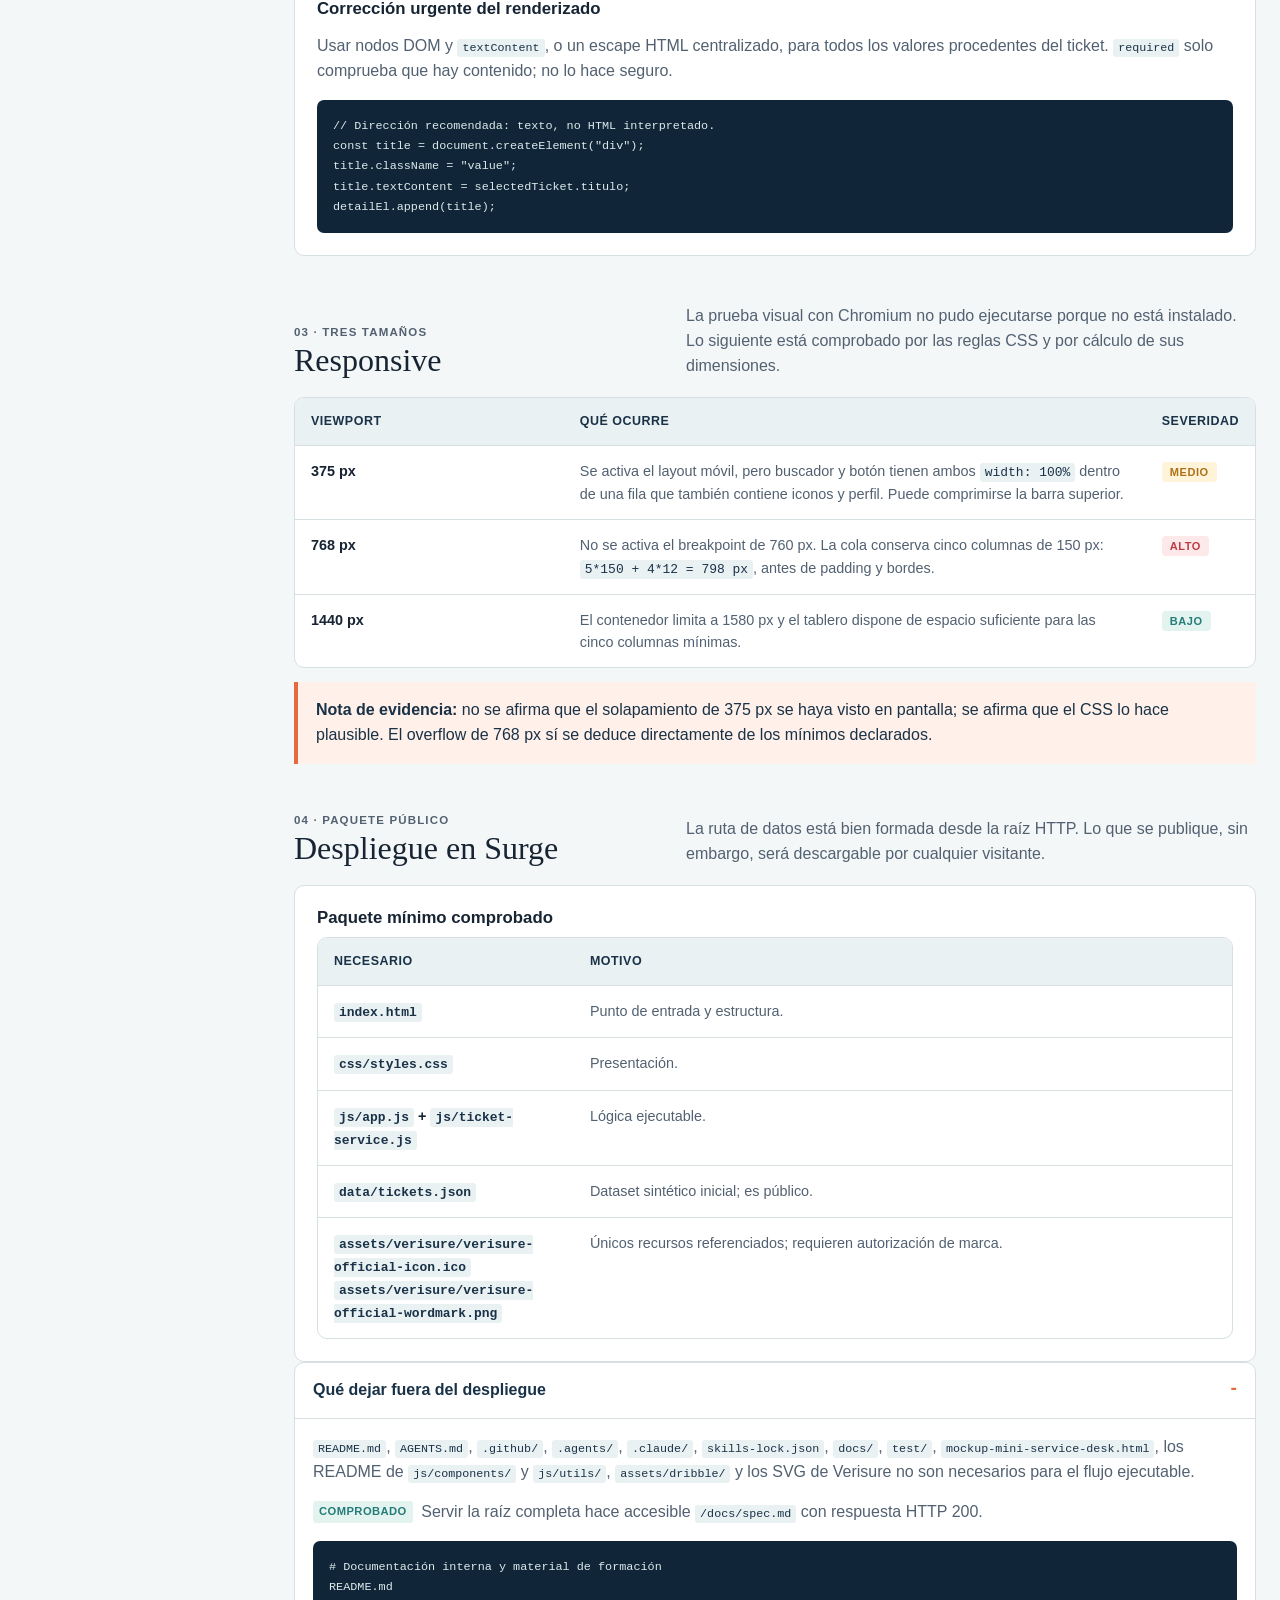
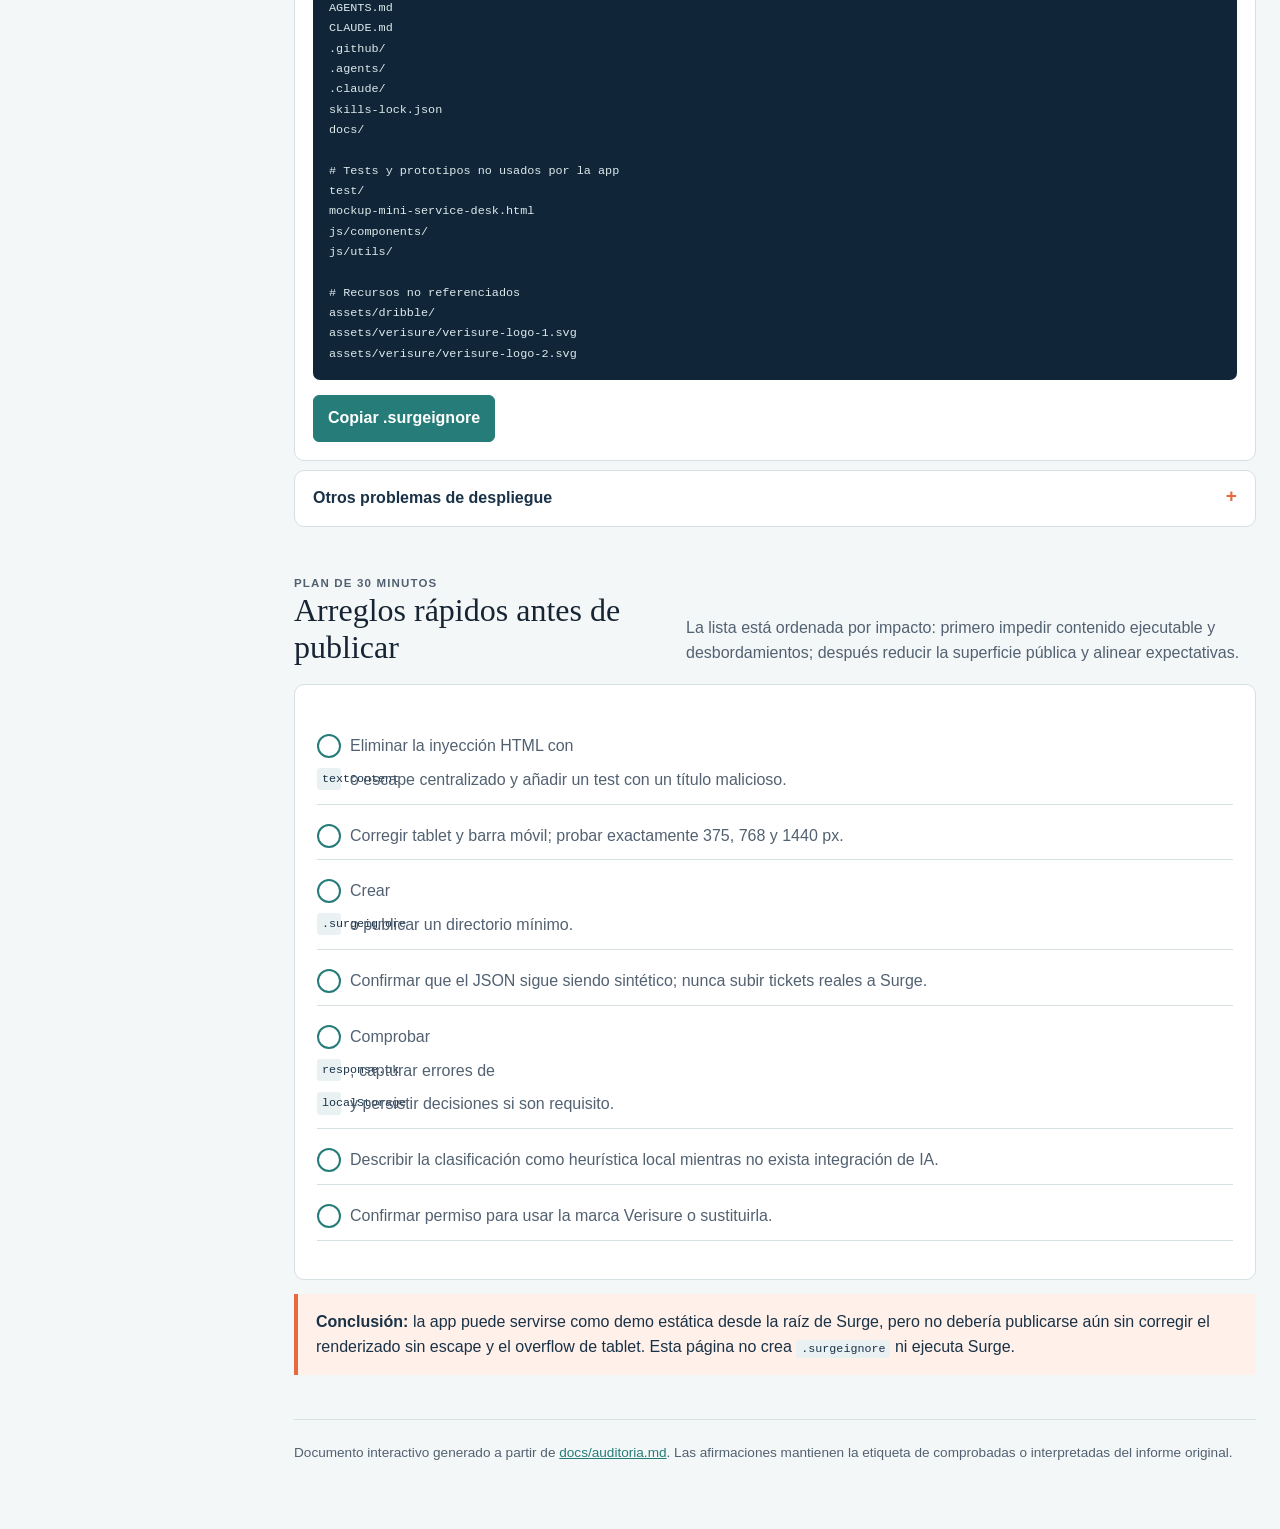
<file: docs/auditoria.html>
<!doctype html>
<html lang="es">
<head>
  <meta charset="utf-8">
  <meta name="viewport" content="width=device-width, initial-scale=1">
  <meta name="description" content="Auditoría previa a la publicación del Mini Service Desk en Surge.">
  <title>Auditoría Surge · Mini Service Desk</title>
  <style>
    :root {
      --ink: #172433;
      --ink-soft: #526171;
      --paper: #f4f7f8;
      --surface: #ffffff;
      --surface-blue: #eaf1f3;
      --line: #d6e0e3;
      --navy: #193247;
      --navy-deep: #102638;
      --signal: #e66a3d;
      --signal-soft: #fff0e9;
      --teal: #267c78;
      --teal-soft: #e2f3f0;
      --amber: #ac7215;
      --amber-soft: #fff3d9;
      --red: #bd3d43;
      --red-soft: #fde8ea;
      --radius: 10px;
      --shadow: 0 16px 40px rgba(16, 38, 56, .08);
    }

    * { box-sizing: border-box; }
    html { scroll-behavior: smooth; }
    body {
      margin: 0;
      color: var(--ink);
      background: var(--paper);
      font-family: "Trebuchet MS", "Segoe UI", sans-serif;
      line-height: 1.55;
    }
    a { color: var(--teal); }
    button, input { font: inherit; }
    button { cursor: pointer; }
    :focus-visible { outline: 3px solid #f4a261; outline-offset: 3px; }

    .page {
      display: grid;
      grid-template-columns: 270px minmax(0, 1fr);
      min-height: 100vh;
    }
    .rail {
      position: sticky;
      top: 0;
      align-self: start;
      height: 100vh;
      padding: 28px 22px;
      color: #eff8f8;
      background: var(--navy-deep);
      border-right: 1px solid #2f495a;
    }
    .mark {
      display: flex;
      align-items: center;
      gap: 11px;
      margin-bottom: 42px;
      font-size: .83rem;
      font-weight: 700;
      letter-spacing: .09em;
      text-transform: uppercase;
    }
    .mark-icon {
      display: grid;
      place-items: center;
      width: 34px;
      height: 34px;
      color: var(--navy-deep);
      background: #f4a261;
      border-radius: 50%;
      font-weight: 900;
    }
    .rail-label {
      margin: 0 0 10px;
      color: #9ab1bd;
      font-size: .69rem;
      font-weight: 700;
      letter-spacing: .12em;
      text-transform: uppercase;
    }
    .nav {
      display: grid;
      gap: 6px;
    }
    .nav a {
      display: block;
      padding: 10px 12px;
      color: #cfdee3;
      border-left: 3px solid transparent;
      text-decoration: none;
      transition: background .18s ease, border-color .18s ease, color .18s ease;
    }
    .nav a:hover, .nav a.active {
      color: white;
      background: rgba(255,255,255,.08);
      border-left-color: #f4a261;
    }
    .rail-note {
      position: absolute;
      right: 22px;
      bottom: 28px;
      left: 22px;
      padding-top: 15px;
      color: #9ab1bd;
      border-top: 1px solid #2f495a;
      font-size: .78rem;
    }

    .content { min-width: 0; }
    .hero {
      padding: 54px clamp(24px, 6vw, 92px) 42px;
      color: #f7fbfb;
      background: linear-gradient(125deg, var(--navy-deep), var(--navy) 68%, #27545c);
    }
    .hero-kicker {
      display: inline-flex;
      align-items: center;
      gap: 8px;
      margin-bottom: 18px;
      color: #f7bf93;
      font-size: .74rem;
      font-weight: 700;
      letter-spacing: .08em;
      text-transform: uppercase;
    }
    .hero-kicker::before {
      width: 28px;
      height: 2px;
      background: #f4a261;
      content: "";
    }
    h1, h2, h3 { line-height: 1.15; }
    h1 {
      max-width: 760px;
      margin: 0;
      font-family: Georgia, "Times New Roman", serif;
      font-size: clamp(2.5rem, 5vw, 5.3rem);
      font-weight: 500;
      letter-spacing: -.045em;
    }
    .hero-lede {
      max-width: 720px;
      margin: 22px 0 0;
      color: #c8d8dc;
      font-size: 1.08rem;
    }
    .hero-meta {
      display: flex;
      flex-wrap: wrap;
      gap: 9px 24px;
      margin-top: 30px;
      color: #a8c1c7;
      font-size: .86rem;
    }
    .hero-meta strong { color: #f6e3d4; }

    main {
      width: min(1180px, calc(100% - 48px));
      margin: 0 auto;
      padding: 32px 0 76px;
    }
    .verdict {
      display: grid;
      grid-template-columns: minmax(0, 1fr) auto;
      gap: 20px;
      align-items: center;
      margin-top: -62px;
      padding: 22px 24px;
      color: var(--ink);
      background: var(--surface);
      border: 1px solid var(--line);
      border-top: 4px solid var(--signal);
      border-radius: var(--radius);
      box-shadow: var(--shadow);
    }
    .verdict h2 { margin: 0 0 5px; font-size: 1.2rem; }
    .verdict p { margin: 0; color: var(--ink-soft); }
    .verdict-actions { display: flex; flex-wrap: wrap; gap: 9px; }
    .button {
      padding: 10px 14px;
      color: var(--navy);
      background: var(--surface-blue);
      border: 1px solid var(--line);
      border-radius: 6px;
      font-weight: 700;
    }
    .button:hover { border-color: var(--teal); }
    .button.primary { color: white; background: var(--teal); border-color: var(--teal); }

    .section { scroll-margin-top: 22px; padding-top: 48px; }
    .section-heading {
      display: flex;
      justify-content: space-between;
      align-items: end;
      gap: 20px;
      margin-bottom: 18px;
    }
    .section-heading h2 { margin: 0; font-family: Georgia, "Times New Roman", serif; font-size: 2rem; font-weight: 500; }
    .section-heading p { max-width: 570px; margin: 0; color: var(--ink-soft); }
    .eyebrow {
      margin: 0 0 8px;
      color: var(--signal);
      font-size: .72rem;
      font-weight: 700;
      letter-spacing: .1em;
      text-transform: uppercase;
    }

    .risk-toolbar {
      display: flex;
      flex-wrap: wrap;
      justify-content: space-between;
      gap: 12px;
      margin-bottom: 16px;
    }
    .filters { display: flex; flex-wrap: wrap; gap: 7px; }
    .filter {
      padding: 7px 11px;
      color: var(--ink-soft);
      background: var(--surface);
      border: 1px solid var(--line);
      border-radius: 999px;
      font-size: .8rem;
      font-weight: 700;
    }
    .filter[aria-pressed="true"] { color: white; background: var(--navy); border-color: var(--navy); }
    .search {
      width: min(300px, 100%);
      padding: 9px 12px;
      color: var(--ink);
      background: var(--surface);
      border: 1px solid var(--line);
      border-radius: 6px;
    }
    .risk-grid {
      display: grid;
      grid-template-columns: repeat(3, minmax(0, 1fr));
      gap: 13px;
    }
    .risk-card {
      display: flex;
      flex-direction: column;
      min-height: 180px;
      padding: 18px;
      background: var(--surface);
      border: 1px solid var(--line);
      border-top: 4px solid var(--teal);
      border-radius: var(--radius);
      box-shadow: 0 6px 18px rgba(16, 38, 56, .04);
    }
    .risk-card[data-level="alto"] { border-top-color: var(--red); }
    .risk-card[data-level="medio"] { border-top-color: var(--amber); }
    .risk-card[data-level="bajo"] { border-top-color: var(--teal); }
    .risk-card h3 { margin: 10px 0 8px; font-size: 1rem; }
    .risk-card p { margin: 0; color: var(--ink-soft); font-size: .9rem; }
    .risk-card.is-hidden { display: none; }
    .level {
      align-self: flex-start;
      padding: 4px 8px;
      border-radius: 4px;
      font-size: .69rem;
      font-weight: 800;
      letter-spacing: .05em;
      text-transform: uppercase;
    }
    .level.alto { color: var(--red); background: var(--red-soft); }
    .level.medio { color: var(--amber); background: var(--amber-soft); }
    .level.bajo { color: var(--teal); background: var(--teal-soft); }

    .panel {
      padding: 22px;
      background: var(--surface);
      border: 1px solid var(--line);
      border-radius: var(--radius);
    }
    .panel + .panel { margin-top: 13px; }
    .panel h3 { margin: 0 0 10px; font-size: 1.05rem; }
    .panel p { color: var(--ink-soft); }
    .panel p:last-child { margin-bottom: 0; }
    .proof {
      display: inline-block;
      margin-right: 4px;
      padding: 2px 6px;
      border-radius: 3px;
      font-size: .7rem;
      font-weight: 800;
      letter-spacing: .04em;
      text-transform: uppercase;
      vertical-align: 2px;
    }
    .proof.checked { color: var(--teal); background: var(--teal-soft); }
    .proof.interpreted { color: var(--amber); background: var(--amber-soft); }

    .table-wrap { overflow-x: auto; background: var(--surface); border: 1px solid var(--line); border-radius: var(--radius); }
    table { width: 100%; min-width: 680px; border-collapse: collapse; }
    th, td { padding: 14px 16px; text-align: left; vertical-align: top; border-bottom: 1px solid var(--line); }
    th { color: var(--navy); background: var(--surface-blue); font-size: .78rem; letter-spacing: .04em; text-transform: uppercase; }
    tr:last-child td { border-bottom: 0; }
    td { color: var(--ink-soft); font-size: .9rem; }
    td:first-child { width: 28%; color: var(--ink); font-weight: 700; }

    .flow {
      display: grid;
      grid-template-columns: repeat(5, minmax(0, 1fr));
      gap: 8px;
      counter-reset: flow;
    }
    .flow-step { position: relative; padding: 18px 14px 14px; background: var(--surface); border: 1px solid var(--line); border-radius: var(--radius); }
    .flow-step::before { counter-increment: flow; content: counter(flow, decimal-leading-zero); color: var(--signal); font-size: .75rem; font-weight: 800; }
    .flow-step p { margin: 10px 0 0; color: var(--ink-soft); font-size: .85rem; }

    details { background: var(--surface); border: 1px solid var(--line); border-radius: var(--radius); }
    details + details { margin-top: 9px; }
    summary { padding: 15px 18px; color: var(--navy); cursor: pointer; font-weight: 800; list-style: none; }
    summary::-webkit-details-marker { display: none; }
    summary::after { float: right; color: var(--signal); content: "+"; font-size: 1.2rem; line-height: 1; }
    details[open] summary::after { content: "-"; }
    .details-body { padding: 0 18px 18px; border-top: 1px solid var(--line); }
    .details-body p { color: var(--ink-soft); }
    .details-body li { margin: 7px 0; color: var(--ink-soft); }

    pre {
      overflow-x: auto;
      margin: 15px 0 0;
      padding: 16px;
      color: #dce9eb;
      background: var(--navy-deep);
      border-radius: 7px;
      font: .82rem/1.55 Consolas, "Liberation Mono", monospace;
    }
    code { padding: 2px 5px; color: var(--navy); background: var(--surface-blue); border-radius: 3px; font-size: .9em; }
    pre code { padding: 0; color: inherit; background: transparent; }
    .action-row { display: flex; flex-wrap: wrap; gap: 9px; margin-top: 15px; }
    .callout { padding: 16px 18px; color: var(--navy); background: var(--signal-soft); border-left: 4px solid var(--signal); }
    .callout p { margin: 0; }
    .checklist { display: grid; gap: 8px; padding: 0; list-style: none; }
    .checklist li { display: grid; grid-template-columns: 24px 1fr; gap: 9px; align-items: start; padding: 11px 0; color: var(--ink-soft); border-bottom: 1px solid var(--line); }
    .checklist li::before { display: grid; place-items: center; width: 20px; height: 20px; color: var(--teal); border: 2px solid var(--teal); border-radius: 50%; content: ""; }
    .empty { display: none; padding: 20px; color: var(--ink-soft); text-align: center; background: var(--surface); border: 1px dashed var(--line); }
    footer { margin-top: 44px; padding-top: 22px; color: var(--ink-soft); border-top: 1px solid var(--line); font-size: .85rem; }

    @media (max-width: 980px) {
      .page { grid-template-columns: 1fr; }
      .rail { position: static; height: auto; padding: 16px 22px; }
      .mark { margin-bottom: 14px; }
      .nav { display: flex; overflow-x: auto; gap: 5px; }
      .nav a { white-space: nowrap; border-bottom: 3px solid transparent; border-left: 0; }
      .nav a:hover, .nav a.active { border-bottom-color: #f4a261; border-left: 0; }
      .rail-note { display: none; }
      .flow { grid-template-columns: repeat(3, minmax(0, 1fr)); }
    }
    @media (max-width: 700px) {
      .hero { padding: 38px 20px 34px; }
      main { width: min(100% - 28px, 1180px); padding-top: 22px; }
      .verdict { grid-template-columns: 1fr; margin-top: -26px; padding: 18px; }
      .section { padding-top: 34px; }
      .section-heading { display: block; }
      .section-heading p { margin-top: 10px; }
      .risk-grid { grid-template-columns: 1fr; }
      .flow { grid-template-columns: 1fr; }
      .flow-step { min-height: 0; }
    }
    @media (prefers-reduced-motion: reduce) {
      *, *::before, *::after { scroll-behavior: auto !important; transition: none !important; }
    }
    @media print {
      .rail, .verdict-actions, .risk-toolbar, .action-row { display: none; }
      .page { display: block; }
      .hero { padding: 24px; color: #000; background: white; }
      main { width: 100%; padding: 20px 0; }
      .verdict { margin-top: 0; box-shadow: none; }
      details { break-inside: avoid; }
    }
  </style>
</head>
<body>
  <div class="page">
    <aside class="rail" aria-label="Navegación de la auditoría">
      <div class="mark"><span class="mark-icon">◎</span><span>Control de publicación</span></div>
      <p class="rail-label">En este informe</p>
      <nav class="nav">
        <a class="active" href="#resumen">Resumen</a>
        <a href="#arquitectura">Arquitectura</a>
        <a href="#seguridad">Seguridad</a>
        <a href="#responsive">Responsive</a>
        <a href="#despliegue">Despliegue</a>
        <a href="#acciones">Arreglos rápidos</a>
      </nav>
      <p class="rail-note">24/09/2026<br>Revisión previa a Surge</p>
    </aside>

    <div class="content">
      <header class="hero" id="resumen">
        <div class="hero-kicker">Mini Service Desk · auditoría técnica</div>
        <h1>Antes de publicar, sabemos qué estamos exponiendo.</h1>
        <p class="hero-lede">Revisión del código real, sus rutas, sus datos y su comportamiento responsive. Las evidencias están separadas de las interpretaciones para que la decisión de publicación sea trazable.</p>
        <div class="hero-meta">
          <span><strong>Fecha</strong> 24/09/2026</span>
          <span><strong>Alcance</strong> repositorio completo</span>
          <span><strong>Estado</strong> no publicado</span>
        </div>
      </header>

      <main>
        <section class="verdict" aria-labelledby="verdict-title">
          <div>
            <h2 id="verdict-title">Veredicto: corregir dos bloqueos antes de subir</h2>
            <p>Hay un riesgo de inyección HTML en los tickets y un desbordamiento claro en tablet a 768 px. El paquete público también debe reducirse al mínimo ejecutable.</p>
          </div>
          <div class="verdict-actions">
            <a class="button primary" href="auditoria.md">Leer Markdown</a>
            <button class="button" id="print-button" type="button">Imprimir / PDF</button>
          </div>
        </section>

        <section class="section" aria-labelledby="risks-title">
          <div class="section-heading">
            <div><p class="eyebrow">Decisión rápida</p><h2 id="risks-title">Hallazgos por severidad</h2></div>
            <p>Filtra la lista para revisar primero los riesgos que bloquean la publicación. La búsqueda encuentra palabras dentro del título y la explicación.</p>
          </div>
          <div class="risk-toolbar">
            <div class="filters" aria-label="Filtrar por severidad">
              <button class="filter" type="button" data-filter="todos" aria-pressed="true">Todos</button>
              <button class="filter" type="button" data-filter="alto" aria-pressed="false">Alto</button>
              <button class="filter" type="button" data-filter="medio" aria-pressed="false">Medio</button>
              <button class="filter" type="button" data-filter="bajo" aria-pressed="false">Bajo</button>
            </div>
            <input class="search" id="risk-search" type="search" placeholder="Buscar hallazgo..." aria-label="Buscar hallazgo">
          </div>
          <div class="risk-grid" id="risk-grid">
            <article class="risk-card" data-level="alto" data-search="xss inyección html innerhtml tickets seguridad">
              <span class="level alto">Alto</span>
              <h3>XSS almacenado o inyección de HTML</h3>
              <p>Los campos de los tickets entran directamente en <code>innerHTML</code> sin escape. Un título manipulado puede convertirse en HTML o JavaScript.</p>
            </article>
            <article class="risk-card" data-level="alto" data-search="768 tablet responsive overflow cola columnas">
              <span class="level alto">Alto</span>
              <h3>Overflow horizontal a 768 px</h3>
              <p>La cola mantiene cinco columnas de mínimo 150 px: necesita 798 px antes de contar el padding del tablero.</p>
            </article>
            <article class="risk-card" data-level="medio" data-search="surge docs tests instrucciones publicar exposición archivos">
              <span class="level medio">Medio</span>
              <h3>Material interno accesible</h3>
              <p>Publicar la raíz completa expondría documentación, tests, instrucciones, mockup y material de referencia que la app no necesita.</p>
            </article>
            <article class="risk-card" data-level="medio" data-search="dataset json tickets datos localstorage acceso público">
              <span class="level medio">Medio</span>
              <h3>Dataset y persistencia local públicos</h3>
              <p>Los 60 tickets se descargan completos y las altas viven en <code>localStorage</code>, sin autenticación ni control de acceso.</p>
            </article>
            <article class="risk-card" data-level="medio" data-search="spec clasificación asignación decisiones descripción arquitectura">
              <span class="level medio">Medio</span>
              <h3>Diferencias con la especificación</h3>
              <p>La demo no implementa IA, asignación, detección real de duplicados ni persistencia de decisiones como describe el spec.</p>
            </article>
            <article class="risk-card" data-level="medio" data-search="fetch cors ruta despliegue carga local surge">
              <span class="level medio">Medio</span>
              <h3>Local y Surge no son el mismo escenario</h3>
              <p>La ruta relativa funciona por HTTP desde la raíz, pero abrir el archivo directamente puede fallar por módulos ES y <code>fetch</code>.</p>
            </article>
            <article class="risk-card" data-level="bajo" data-search="secretos claves password token authorization verisure marca">
              <span class="level bajo">Bajo</span>
              <h3>No hay secretos detectados</h3>
              <p>La búsqueda literal no encontró claves, contraseñas, tokens ni autorización. Sí hay una marca de terceros que conviene autorizar.</p>
            </article>
          </div>
          <p class="empty" id="empty-risks">No hay hallazgos que coincidan con ese filtro.</p>
        </section>

        <section class="section" id="arquitectura" aria-labelledby="architecture-title">
          <div class="section-heading">
            <div><p class="eyebrow">01 · Código real</p><h2 id="architecture-title">Arquitectura y recorrido del dato</h2></div>
            <p>La app es HTML, CSS y JavaScript plano. El HTML crea destinos vacíos; JavaScript carga, clasifica y pinta.</p>
          </div>
          <div class="panel">
            <h3>Archivos que sí entran en la ejecución</h3>
            <div class="table-wrap">
              <table>
                <thead><tr><th>Archivo</th><th>Responsabilidad comprobada</th><th>Publicado</th></tr></thead>
                <tbody>
                  <tr><td><a href="../index.html">index.html</a></td><td>Estructura, enlaces a CSS y módulo JavaScript; referencia dos recursos de Verisure.</td><td>Sí</td></tr>
                  <tr><td><a href="../css/styles.css">css/styles.css</a></td><td>Todos los estilos y breakpoints. Contiene bloques duplicados desde la línea 637.</td><td>Sí</td></tr>
                  <tr><td><a href="../js/app.js">js/app.js</a></td><td>Carga, clasificación heurística, búsqueda, renderizado, diálogo y acciones.</td><td>Sí</td></tr>
                  <tr><td><a href="../js/ticket-service.js">js/ticket-service.js</a></td><td>Crea identificador, fecha y estado inicial; no renderiza ni clasifica.</td><td>Sí</td></tr>
                  <tr><td><a href="../data/tickets.json">data/tickets.json</a></td><td>Dataset inicial de 60 tickets con ocho campos.</td><td>Sí, si sigue siendo sintético</td></tr>
                </tbody>
              </table>
            </div>
          </div>
          <div class="panel">
            <h3>De la entrada a la pantalla</h3>
            <div class="flow">
              <div class="flow-step"><strong>HTML</strong><p>Define <code>summary</code>, <code>queue</code>, detalle y formulario.</p></div>
              <div class="flow-step"><strong>Entrada</strong><p>El JSON y el formulario aportan los campos del ticket.</p></div>
              <div class="flow-step"><strong>Servicio</strong><p><code>createTicket</code> añade ID, fecha y estado.</p></div>
              <div class="flow-step"><strong>Enriquecido</strong><p><code>app.js</code> decide categoría y prioridad con <code>includes</code>.</p></div>
              <div class="flow-step"><strong>Renderizado</strong><p>Las plantillas <code>innerHTML</code> escriben el DOM.</p></div>
            </div>
          </div>
          <details open>
            <summary>Fragmento HTML que conecta la pantalla</summary>
            <div class="details-body">
              <p><span class="proof checked">Comprobado</span> El archivo real solo define contenedores vacíos y el formulario; los tickets llegan después desde JavaScript.</p>
              <pre><code>&lt;!-- app.js rellena estos destinos --&gt;
&lt;section id="summary" class="summary"&gt;&lt;/section&gt;
&lt;main class="board"&gt;
  &lt;aside id="detail-panel" aria-live="polite"&gt;&lt;/aside&gt;
  &lt;section id="queue" aria-live="polite"&gt;&lt;/section&gt;
&lt;/main&gt;

&lt;dialog id="new-ticket-dialog"&gt;
  &lt;form id="new-ticket-form" method="dialog"&gt;
    &lt;input name="titulo" type="text" required&gt;
    &lt;textarea name="descripcion" required&gt;&lt;/textarea&gt;
    &lt;input name="sistema_afectado" type="text" required&gt;
    &lt;input name="reportado_por" type="text" required&gt;
    &lt;input name="zona" type="text" required&gt;
    &lt;button type="submit"&gt;Guardar ticket&lt;/button&gt;
  &lt;/form&gt;
&lt;/dialog&gt;

&lt;script type="module" src="js/app.js"&gt;&lt;/script&gt;</code></pre>
            </div>
          </details>
          <details>
            <summary>Fragmento crítico de renderizado</summary>
            <div class="details-body">
              <p><span class="proof checked">Comprobado</span> La entrada termina en almacenamiento local y después se inserta como HTML. <span class="proof interpreted">Interpretación</span> Por eso un título como <code>&lt;img src=x onerror=alert(1)&gt;</code> podría ejecutarse.</p>
              <pre><code>// Entrada del formulario persistida en el origen.
const ticket = createTicket(Object.fromEntries(formData.entries()));
saveLocalTicket(ticket);

// La plantilla inserta datos como HTML, no como texto.
detailEl.innerHTML = `
  &lt;div class="value"&gt;${selectedTicket.titulo}&lt;/div&gt;
  &lt;div class="value"&gt;${selectedTicket.reportado_por}&lt;/div&gt;
`;</code></pre>
            </div>
          </details>
        </section>

        <section class="section" id="seguridad" aria-labelledby="security-title">
          <div class="section-heading">
            <div><p class="eyebrow">02 · Superficie pública</p><h2 id="security-title">Seguridad y exposición</h2></div>
            <p>La amenaza principal en una app estática no es un backend atacable: es publicar datos, contexto o contenido ejecutable que no debía salir.</p>
          </div>
          <div class="panel">
            <h3>Lo comprobado frente a lo interpretado</h3>
            <p><span class="proof checked">Comprobado</span> No aparecen coincidencias literales de <code>password</code>, <code>secret</code>, claves API, tokens o <code>Authorization</code>. Esto no equivale a una auditoría criptográfica ni de historial Git.</p>
            <p><span class="proof checked">Comprobado</span> El JSON contiene datos de demostración y el README declara que son inventados.</p>
            <p><span class="proof interpreted">Interpretación</span> Si los datos fueran sustituidos por tickets reales, Surge no ofrecería privacidad: cualquier visitante podría descargar <code>data/tickets.json</code>.</p>
          </div>
          <div class="panel">
            <h3>Corrección urgente del renderizado</h3>
            <p>Usar nodos DOM y <code>textContent</code>, o un escape HTML centralizado, para todos los valores procedentes del ticket. <code>required</code> solo comprueba que hay contenido; no lo hace seguro.</p>
            <pre><code>// Dirección recomendada: texto, no HTML interpretado.
const title = document.createElement("div");
title.className = "value";
title.textContent = selectedTicket.titulo;
detailEl.append(title);</code></pre>
          </div>
        </section>

        <section class="section" id="responsive" aria-labelledby="responsive-title">
          <div class="section-heading">
            <div><p class="eyebrow">03 · Tres tamaños</p><h2 id="responsive-title">Responsive</h2></div>
            <p>La prueba visual con Chromium no pudo ejecutarse porque no está instalado. Lo siguiente está comprobado por las reglas CSS y por cálculo de sus dimensiones.</p>
          </div>
          <div class="table-wrap">
            <table>
              <thead><tr><th>Viewport</th><th>Qué ocurre</th><th>Severidad</th></tr></thead>
              <tbody>
                <tr><td>375 px</td><td>Se activa el layout móvil, pero buscador y botón tienen ambos <code>width: 100%</code> dentro de una fila que también contiene iconos y perfil. Puede comprimirse la barra superior.</td><td><span class="level medio">Medio</span></td></tr>
                <tr><td>768 px</td><td>No se activa el breakpoint de 760 px. La cola conserva cinco columnas de 150 px: <code>5*150 + 4*12 = 798 px</code>, antes de padding y bordes.</td><td><span class="level alto">Alto</span></td></tr>
                <tr><td>1440 px</td><td>El contenedor limita a 1580 px y el tablero dispone de espacio suficiente para las cinco columnas mínimas.</td><td><span class="level bajo">Bajo</span></td></tr>
              </tbody>
            </table>
          </div>
          <div class="callout" style="margin-top: 14px"><p><strong>Nota de evidencia:</strong> no se afirma que el solapamiento de 375 px se haya visto en pantalla; se afirma que el CSS lo hace plausible. El overflow de 768 px sí se deduce directamente de los mínimos declarados.</p></div>
        </section>

        <section class="section" id="despliegue" aria-labelledby="deploy-title">
          <div class="section-heading">
            <div><p class="eyebrow">04 · Paquete público</p><h2 id="deploy-title">Despliegue en Surge</h2></div>
            <p>La ruta de datos está bien formada desde la raíz HTTP. Lo que se publique, sin embargo, será descargable por cualquier visitante.</p>
          </div>
          <div class="panel">
            <h3>Paquete mínimo comprobado</h3>
            <div class="table-wrap">
              <table>
                <thead><tr><th>Necesario</th><th>Motivo</th></tr></thead>
                <tbody>
                  <tr><td><code>index.html</code></td><td>Punto de entrada y estructura.</td></tr>
                  <tr><td><code>css/styles.css</code></td><td>Presentación.</td></tr>
                  <tr><td><code>js/app.js</code> + <code>js/ticket-service.js</code></td><td>Lógica ejecutable.</td></tr>
                  <tr><td><code>data/tickets.json</code></td><td>Dataset sintético inicial; es público.</td></tr>
                  <tr><td><code>assets/verisure/verisure-official-icon.ico</code><br><code>assets/verisure/verisure-official-wordmark.png</code></td><td>Únicos recursos referenciados; requieren autorización de marca.</td></tr>
                </tbody>
              </table>
            </div>
          </div>
          <details open>
            <summary>Qué dejar fuera del despliegue</summary>
            <div class="details-body">
              <p><code>README.md</code>, <code>AGENTS.md</code>, <code>.github/</code>, <code>.agents/</code>, <code>.claude/</code>, <code>skills-lock.json</code>, <code>docs/</code>, <code>test/</code>, <code>mockup-mini-service-desk.html</code>, los README de <code>js/components/</code> y <code>js/utils/</code>, <code>assets/dribble/</code> y los SVG de Verisure no son necesarios para el flujo ejecutable.</p>
              <p><span class="proof checked">Comprobado</span> Servir la raíz completa hace accesible <code>/docs/spec.md</code> con respuesta HTTP 200.</p>
              <pre id="surgeignore"><code># Documentación interna y material de formación
README.md
AGENTS.md
CLAUDE.md
.github/
.agents/
.claude/
skills-lock.json
docs/

# Tests y prototipos no usados por la app
test/
mockup-mini-service-desk.html
js/components/
js/utils/

# Recursos no referenciados
assets/dribble/
assets/verisure/verisure-logo-1.svg
assets/verisure/verisure-logo-2.svg</code></pre>
              <div class="action-row"><button class="button primary" id="copy-ignore" type="button">Copiar .surgeignore</button><span id="copy-status" aria-live="polite"></span></div>
            </div>
          </details>
          <details>
            <summary>Otros problemas de despliegue</summary>
            <div class="details-body">
              <ul>
                <li><strong>Carga:</strong> <code>response.ok</code> no se comprueba antes de <code>response.json()</code>; un 404, HTML o JSON inválido acaba en el mismo error genérico.</li>
                <li><strong>Guardado:</strong> <code>localStorage.setItem</code> no está protegido contra cuota llena, modo privado o políticas del navegador.</li>
                <li><strong>Rutas:</strong> las referencias son relativas y deberían funcionar en la raíz <code>servicedesk-grupo-N.surge.sh</code>; no hay router ni rutas internas.</li>
              </ul>
            </div>
          </details>
        </section>

        <section class="section" id="acciones" aria-labelledby="actions-title">
          <div class="section-heading">
            <div><p class="eyebrow">Plan de 30 minutos</p><h2 id="actions-title">Arreglos rápidos antes de publicar</h2></div>
            <p>La lista está ordenada por impacto: primero impedir contenido ejecutable y desbordamientos; después reducir la superficie pública y alinear expectativas.</p>
          </div>
          <div class="panel">
            <ol class="checklist">
              <li>Eliminar la inyección HTML con <code>textContent</code> o escape centralizado y añadir un test con un título malicioso.</li>
              <li>Corregir tablet y barra móvil; probar exactamente 375, 768 y 1440 px.</li>
              <li>Crear <code>.surgeignore</code> o publicar un directorio mínimo.</li>
              <li>Confirmar que el JSON sigue siendo sintético; nunca subir tickets reales a Surge.</li>
              <li>Comprobar <code>response.ok</code>, capturar errores de <code>localStorage</code> y persistir decisiones si son requisito.</li>
              <li>Describir la clasificación como heurística local mientras no exista integración de IA.</li>
              <li>Confirmar permiso para usar la marca Verisure o sustituirla.</li>
            </ol>
          </div>
          <div class="callout" style="margin-top: 14px"><p><strong>Conclusión:</strong> la app puede servirse como demo estática desde la raíz de Surge, pero no debería publicarse aún sin corregir el renderizado sin escape y el overflow de tablet. Esta página no crea <code>.surgeignore</code> ni ejecuta Surge.</p></div>
        </section>

        <footer>
          Documento interactivo generado a partir de <a href="auditoria.md">docs/auditoria.md</a>. Las afirmaciones mantienen la etiqueta de comprobadas o interpretadas del informe original.
        </footer>
      </main>
    </div>
  </div>

  <script>
    (function () {
      const filters = document.querySelectorAll("[data-filter]");
      const cards = [...document.querySelectorAll(".risk-card")];
      const search = document.getElementById("risk-search");
      const empty = document.getElementById("empty-risks");
      let activeFilter = "todos";

      function updateCards() {
        const query = search.value.trim().toLowerCase();
        let visible = 0;
        cards.forEach((card) => {
          const matchesFilter = activeFilter === "todos" || card.dataset.level === activeFilter;
          const matchesSearch = !query || card.dataset.search.includes(query) || card.textContent.toLowerCase().includes(query);
          const show = matchesFilter && matchesSearch;
          card.classList.toggle("is-hidden", !show);
          if (show) visible += 1;
        });
        empty.style.display = visible ? "none" : "block";
      }

      filters.forEach((filter) => {
        filter.addEventListener("click", () => {
          activeFilter = filter.dataset.filter;
          filters.forEach((item) => item.setAttribute("aria-pressed", String(item === filter)));
          updateCards();
        });
      });
      search.addEventListener("input", updateCards);

      document.getElementById("print-button").addEventListener("click", () => window.print());

      document.getElementById("copy-ignore").addEventListener("click", async () => {
        const content = document.querySelector("#surgeignore code").textContent;
        const status = document.getElementById("copy-status");
        try {
          await navigator.clipboard.writeText(content);
          status.textContent = "Copiado";
        } catch (error) {
          status.textContent = "No se pudo copiar; selecciona el bloque manualmente.";
        }
      });

      const sections = [...document.querySelectorAll("main .section")];
      const links = [...document.querySelectorAll(".nav a")];
      const observer = new IntersectionObserver((entries) => {
        const visible = entries.filter((entry) => entry.isIntersecting).sort((a, b) => b.intersectionRatio - a.intersectionRatio)[0];
        if (!visible) return;
        links.forEach((link) => link.classList.toggle("active", link.getAttribute("href") === "#" + visible.target.id));
      }, { rootMargin: "-15% 0px -70% 0px", threshold: [0, .2, .6] });
      sections.forEach((section) => observer.observe(section));
    }());
  </script>
</body>
</html>
</file>
<file: css/styles.css>
:root {
  --bg: #f5f1ec;
  --bg-deep: #efe7df;
  --panel: rgba(255, 255, 255, 0.82);
  --panel-strong: #fffdf9;
  --panel-alt: #f7f2eb;
  --line: #e6dff1;
  --text: #1f2430;
  --muted: #5d6678;
  --primary: #2d3f62;
  --primary-soft: #e7ecff;
  --accent: #c9b5d9;
  --accent-soft: #f2e7f7;
  --critical: #c13f3f;
  --critical-soft: #fde7e7;
  --high: #d79a2d;
  --high-soft: #fff0cf;
  --medium: #2b8a72;
  --medium-soft: #dff7ee;
  --low: #647183;
  --low-soft: #eef1f4;
  --warning: #6a4dad;
  --warning-soft: #eee7ff;
  --page-bg: #b1a9eb;
  --page-bg-2: #9d91df;
  --header-bg: #2f2d4d;
  --header-bg-2: #4c4a70;
  --surface: #f1f1f5;
  --surface-strong: #ffffff;
}

* {
  box-sizing: border-box;
}

html {
  scroll-behavior: smooth;
}

body {
  margin: 0;
  font-family: "Segoe UI", "Inter", "Helvetica Neue", Arial, sans-serif;
  background: linear-gradient(180deg, var(--page-bg) 0%, var(--page-bg-2) 100%);
  color: var(--text);
  letter-spacing: -0.01em;
}

button, input {
  font: inherit;
}

button:focus-visible,
input:focus-visible {
  outline: 2px solid rgba(146, 165, 255, 0.8);
  outline-offset: 2px;
}

.app {
  max-width: 1580px;
  margin: 46px auto 28px;
  padding: 0 24px 18px;
}

.app-shell {
  display: grid;
  grid-template-columns: 220px minmax(0, 1fr);
  background: rgba(44, 43, 66, 0.16);
  border-radius: 32px;
  overflow: hidden;
  box-shadow: 0 30px 40px rgba(29, 24, 52, 0.14);
}

.sidebar {
  background: linear-gradient(180deg, rgba(51, 48, 74, 0.98), rgba(62, 56, 88, 0.98));
  padding: 18px 14px 18px 14px;
  min-height: 760px;
}

.sidebar-brand {
  color: rgba(255, 255, 255, 0.92);
  font-size: 1.05rem;
  line-height: 1;
  letter-spacing: 0.18em;
  font-weight: 900;
  padding: 8px 10px 20px;
}

.nav {
  display: flex;
  flex-direction: column;
  gap: 8px;
}

.nav-item {
  background: transparent;
  border: none;
  color: rgba(255, 255, 255, 0.78);
  text-align: left;
  padding: 10px 12px;
  border-radius: 10px;
  font-weight: 600;
  display: flex;
  align-items: center;
  gap: 10px;
  cursor: pointer;
  transition: background 0.18s ease, color 0.18s ease;
}

.nav-item:hover,
.nav-item.active {
  background: rgba(255, 255, 255, 0.08);
  color: rgba(255, 255, 255, 0.96);
}

.nav-icon {
  width: 18px;
  text-align: center;
  opacity: 0.9;
}

.main-panel {
  display: flex;
  flex-direction: column;
  min-width: 0;
  background: #f1f0f5;
}

.topbar {
  display: flex;
  justify-content: space-between;
  align-items: center;
  gap: 14px;
  background: linear-gradient(180deg, var(--header-bg) 0%, var(--header-bg-2) 100%);
  border-bottom: 1px solid rgba(255, 255, 255, 0.08);
  padding: 16px 18px;
}

.brand {
  display: flex;
  align-items: center;
  gap: 14px;
  min-width: 0;
}

.brand-logos {
  display: flex;
  align-items: center;
  gap: 12px;
}

.brand-icon {
  display: block;
  width: 32px;
  height: 32px;
  flex-shrink: 0;
  filter: drop-shadow(0 6px 15px rgba(0, 0, 0, 0.2));
}

.brand-logo {
  display: block;
  width: 180px;
  max-width: 44vw;
  height: auto;
  filter: drop-shadow(0 6px 15px rgba(0, 0, 0, 0.15));
}

.top-actions {
  display: flex;
  align-items: center;
  justify-content: flex-end;
  gap: 12px;
  flex: 1;
}

.search {
  background: rgba(255, 255, 255, 0.08);
  border: 1px solid rgba(255, 255, 255, 0.15);
  padding: 10px 12px;
  border-radius: 12px;
  width: min(420px, 52vw);
  min-width: 220px;
  color: #fff;
  box-shadow: inset 0 1px 0 rgba(255,255,255,0.08);
}

.search::placeholder {
  color: rgba(255, 255, 255, 0.7);
}

.new-ticket-button {
  border: 0;
  border-radius: 10px;
  padding: 10px 14px;
  background: #d8d4f4;
  color: #2d3152;
  font-weight: 800;
  white-space: nowrap;
  cursor: pointer;
}

.new-ticket-button:hover {
  background: #e5e2fb;
}

.pill {
  width: 34px;
  height: 34px;
  border-radius: 50%;
  border: 1px solid rgba(255, 255, 255, 0.12);
  background: rgba(255, 255, 255, 0.08);
  color: rgba(255, 255, 255, 0.92);
  display: inline-flex;
  align-items: center;
  justify-content: center;
  padding: 0;
  font-size: 0.9rem;
  font-weight: 700;
}

.profile-pill {
  width: 34px;
  height: 34px;
  border-radius: 50%;
  background: linear-gradient(135deg, #d9d7f0, #bdc3d9);
  color: #2d3250;
  display: inline-flex;
  align-items: center;
  justify-content: center;
  font-size: 0.72rem;
  font-weight: 800;
}

.new-ticket-dialog {
  width: min(560px, calc(100% - 32px));
  border: 0;
  border-radius: 18px;
  padding: 0;
  color: var(--text);
  box-shadow: 0 28px 70px rgba(25, 21, 44, 0.3);
}

.new-ticket-dialog::backdrop {
  background: rgba(28, 26, 45, 0.48);
}

.new-ticket-dialog form {
  display: grid;
  gap: 10px;
  padding: 24px;
}

.dialog-header {
  display: flex;
  justify-content: space-between;
  align-items: flex-start;
  margin-bottom: 8px;
}

.dialog-kicker {
  color: var(--warning);
  font-size: 0.72rem;
  font-weight: 800;
  text-transform: uppercase;
  letter-spacing: 0.08em;
}

.dialog-header h2 {
  margin: 4px 0 0;
}

.dialog-close {
  border: 0;
  background: transparent;
  font-size: 1.6rem;
  line-height: 1;
  color: var(--muted);
  cursor: pointer;
}

.new-ticket-dialog label {
  color: var(--muted);
  font-size: 0.78rem;
  font-weight: 700;
}

.new-ticket-dialog input,
.new-ticket-dialog textarea {
  width: 100%;
  border: 1px solid var(--line);
  border-radius: 10px;
  padding: 10px 12px;
  color: var(--text);
  background: #fbfbfd;
  resize: vertical;
}

.dialog-grid {
  display: grid;
  grid-template-columns: 1fr 1fr;
  gap: 12px;
}

.dialog-grid > div {
  display: grid;
  gap: 10px;
}

.dialog-actions {
  display: flex;
  justify-content: flex-end;
  gap: 10px;
  margin-top: 10px;
}

.summary {
  display: grid;
  grid-template-columns: repeat(4, minmax(160px, 1fr));
  gap: 16px;
  padding: 18px 18px 0;
  background: #f1f1f5;
}

.stat {
  background: linear-gradient(180deg, rgba(255,255,255,0.85), rgba(255,255,255,0.94));
  border: 1px solid rgba(122, 111, 170, 0.12);
  border-radius: 16px;
  padding: 18px 18px 14px;
  box-shadow: inset 0 1px 0 rgba(255,255,255,0.82);
}

.stat-label {
  color: var(--muted);
  font-size: 0.72rem;
  text-transform: uppercase;
  letter-spacing: 0.08em;
  margin-bottom: 10px;
  font-weight: 700;
}

.stat-value {
  font-size: clamp(1.55rem, 1vw + 1.05rem, 2.15rem);
  font-weight: 800;
  display: flex;
  align-items: baseline;
  gap: 8px;
  letter-spacing: -0.05em;
}

.stat-value small {
  font-size: 0.8rem;
  color: var(--muted);
  letter-spacing: 0;
}

.board {
  display: flex;
  flex-direction: column;
  gap: 18px;
  background: #f1f1f5;
  padding: 18px;
}

.queue {
  display: grid;
  grid-template-columns: repeat(5, minmax(150px, 1fr));
  gap: 12px;
  align-items: stretch;
}

.detail-panel {
  background: rgba(255, 255, 255, 0.9);
  border: 1px solid var(--line);
  border-radius: 18px;
  padding: 16px;
  box-shadow: 0 12px 26px rgba(17, 24, 39, 0.04);
  width: 100%;
}

.priority-column {
  border: 1px solid rgba(39, 43, 70, 0.08);
  border-radius: 16px;
  background: linear-gradient(180deg, #f9f7fb, #f2f5fb);
  overflow: hidden;
  min-height: 440px;
  box-shadow: inset 0 1px 0 rgba(255,255,255,0.72);
}

.priority-header {
  padding: 12px 10px;
  font-weight: 800;
  border-bottom: 1px solid rgba(17, 24, 39, 0.06);
  text-align: center;
  letter-spacing: 0.06em;
  text-transform: uppercase;
  font-size: 0.72rem;
}

.priority-header.critical { background: var(--critical-soft); color: var(--critical); }
.priority-header.high { background: var(--high-soft); color: #9f5b00; }
.priority-header.medium { background: var(--medium-soft); color: #0f6a4d; }
.priority-header.low { background: var(--low-soft); color: #425062; }
.priority-header.review { background: var(--warning-soft); color: var(--warning); }

.ticket-list {
  padding: 10px;
  display: flex;
  flex-direction: column;
  gap: 10px;
}

.ticket-card {
  background: rgba(255,255,255,0.92);
  border: 1px solid rgba(23, 37, 52, 0.07);
  border-radius: 14px;
  padding: 12px 12px 11px;
  cursor: pointer;
  transition: transform 0.18s ease, box-shadow 0.18s ease, border-color 0.18s ease;
  box-shadow: 0 8px 16px rgba(20, 24, 36, 0.03);
}

.ticket-card:hover {
  border-color: rgba(67, 71, 120, 0.3);
  transform: translateY(-1px);
  box-shadow: 0 12px 22px rgba(17, 24, 39, 0.06);
}

.ticket-card.active {
  border-color: rgba(64, 72, 120, 0.45);
  box-shadow: 0 0 0 2px rgba(64, 72, 120, 0.08), 0 14px 22px rgba(17, 24, 39, 0.08);
}

.ticket-top {
  display: flex;
  justify-content: space-between;
  align-items: center;
  margin-bottom: 8px;
}

.ticket-id {
  font-weight: 800;
  color: var(--primary);
  letter-spacing: -0.03em;
}

.badge {
  font-size: 0.68rem;
  border-radius: 999px;
  padding: 5px 8px;
  font-weight: 800;
  letter-spacing: 0.04em;
  text-transform: uppercase;
}

.badge.critical { background: var(--critical-soft); color: var(--critical); }
.badge.high { background: var(--high-soft); color: #9f5b00; }
.badge.medium { background: var(--medium-soft); color: #0f6a4d; }
.badge.low { background: var(--low-soft); color: #425062; }
.badge.review { background: var(--warning-soft); color: var(--warning); }

.ticket-title {
  font-weight: 700;
  margin-bottom: 9px;
  line-height: 1.35;
  letter-spacing: -0.02em;
}

.ticket-meta {
  display: flex;
  justify-content: space-between;
  gap: 12px;
  color: var(--muted);
  font-size: 0.78rem;
  font-weight: 600;
}

.detail-panel {
  display: flex;
  flex-direction: column;
  gap: 16px;
}

.detail-head {
  display: flex;
  justify-content: space-between;
  align-items: center;
  border-bottom: 1px solid var(--line);
  padding-bottom: 12px;
}

.detail-head h2 {
  margin: 0;
  font-size: 1.25rem;
  letter-spacing: -0.04em;
}

.mini-tag {
  background: var(--primary-soft);
  color: var(--primary);
  border-radius: 999px;
  padding: 6px 10px;
  font-size: 0.72rem;
  font-weight: 800;
  letter-spacing: 0.05em;
  text-transform: uppercase;
}

.info-block, .ai-block, .history-block {
  background: linear-gradient(180deg, #ffffff, #faf7f2);
  border: 1px solid var(--line);
  border-radius: 16px;
  padding: 14px 15px;
}

.label {
  color: var(--muted);
  font-size: 0.7rem;
  margin-bottom: 7px;
  display: block;
  text-transform: uppercase;
  letter-spacing: 0.08em;
  font-weight: 700;
}

.value {
  font-weight: 800;
  letter-spacing: -0.02em;
}

.meta-grid {
  display: grid;
  grid-template-columns: repeat(2, minmax(120px, 1fr));
  gap: 10px;
}

.status-box {
  border: 1px solid var(--line);
  border-radius: 12px;
  padding: 10px 12px;
  background: linear-gradient(180deg, rgba(255,255,255,0.8), rgba(249,249,251,0.8));
}

.status-box strong {
  display: block;
  margin-bottom: 6px;
  font-size: 0.76rem;
  color: var(--muted);
  text-transform: uppercase;
  letter-spacing: 0.06em;
}

.action-row {
  display: flex;
  gap: 10px;
  flex-wrap: wrap;
  align-items: center;
}

.btn {
  border: 1px solid rgba(17, 24, 39, 0.08);
  border-radius: 12px;
  padding: 10px 14px;
  background: linear-gradient(180deg, #ffffff, #f5f7f9);
  font-weight: 800;
  cursor: pointer;
  transition: transform 0.18s ease, box-shadow 0.2s ease;
  box-shadow: 0 8px 18px rgba(17, 24, 39, 0.03);
}

.btn:hover {
  transform: translateY(-1px);
}

.btn.primary {
  background: linear-gradient(135deg, var(--primary), #335f7d);
  border-color: transparent;
  color: white;
}

.btn.warn {
  background: linear-gradient(135deg, var(--high-soft), #ffeec8);
  border-color: rgba(191, 123, 32, 0.25);
  color: #7b4f08;
}

.btn.danger {
  background: linear-gradient(135deg, var(--critical-soft), #ffe1e1);
  border-color: rgba(193, 63, 63, 0.2);
  color: var(--critical);
}

.btn.success {
  background: linear-gradient(135deg, var(--medium-soft), #ddf8ed);
  border-color: rgba(29, 122, 93, 0.2);
  color: #0d6a4d;
}

.timeline {
  margin: 0;
  padding-left: 18px;
  display: flex;
  flex-direction: column;
  gap: 10px;
  color: var(--muted);
  line-height: 1.5;
}

.empty-state {
  color: var(--muted);
  padding: 12px;
  text-align: center;
  font-weight: 600;
}

@media (max-width: 760px) {
  .app-shell { grid-template-columns: 1fr; }
  .sidebar { min-height: auto; }
  .summary { grid-template-columns: repeat(2, minmax(140px, 1fr)); }
  .queue { grid-template-columns: 1fr; }
  .topbar { flex-direction: column; align-items: stretch; }
  .top-actions { width: 100%; justify-content: space-between; }
  .search { width: 100%; min-width: 0; }
  .new-ticket-button { width: 100%; }
  .dialog-grid { grid-template-columns: 1fr; }
}
.stat {
  background: linear-gradient(180deg, rgba(255,255,255,0.72), rgba(255,255,255,0.93));
  border: 1px solid rgba(122, 111, 170, 0.12);
  border-radius: 17px;
  padding: 18px 18px 14px;
  box-shadow: inset 0 1px 0 rgba(255,255,255,0.82);
}

.stat-label {
  color: var(--muted);
  font-size: 0.72rem;
  text-transform: uppercase;
  letter-spacing: 0.08em;
  margin-bottom: 10px;
  font-weight: 700;
}

.stat-value {
  font-size: clamp(1.55rem, 1vw + 1.05rem, 2.15rem);
  font-weight: 800;
  display: flex;
  align-items: baseline;
  gap: 8px;
  letter-spacing: -0.05em;
}

.stat-value small {
  font-size: 0.8rem;
  color: var(--muted);
  letter-spacing: 0;
}

.board {
  display: grid;
  grid-template-columns: 1.7fr 1.08fr;
  gap: 18px;
  background: var(--surface);
  border: 1px solid var(--line);
  border-top: none;
  border-radius: 0 0 22px 22px;
  padding: 18px;
  box-shadow: 0 20px 34px rgba(29, 24, 52, 0.08);
}

.queue {
  display: grid;
  grid-template-columns: repeat(5, minmax(150px, 1fr));
  gap: 12px;
  align-items: stretch;
}

.detail-panel {
  background: rgba(255, 255, 255, 0.9);
  border: 1px solid var(--line);
  border-radius: 18px;
  padding: 16px;
  box-shadow: 0 12px 26px rgba(17, 24, 39, 0.04);
}

.priority-row {
  display: grid;
  grid-template-columns: repeat(5, minmax(120px, 1fr));
  gap: 12px;
}

.priority-column {
  border: 1px solid rgba(39, 43, 70, 0.08);
  border-radius: 16px;
  background: linear-gradient(180deg, #f9f7fb, #f2f5fb);
  overflow: hidden;
  min-height: 440px;
  box-shadow: inset 0 1px 0 rgba(255,255,255,0.72);
}

.priority-header {
  padding: 12px 10px;
  font-weight: 800;
  border-bottom: 1px solid rgba(17, 24, 39, 0.06);
  text-align: center;
  letter-spacing: 0.06em;
  text-transform: uppercase;
  font-size: 0.72rem;
}

.priority-header.critical { background: var(--critical-soft); color: var(--critical); }
.priority-header.high { background: var(--high-soft); color: #9f5b00; }
.priority-header.medium { background: var(--medium-soft); color: #0f6a4d; }
.priority-header.low { background: var(--low-soft); color: #425062; }
.priority-header.review { background: var(--warning-soft); color: var(--warning); }

.ticket-list {
  padding: 10px;
  display: flex;
  flex-direction: column;
  gap: 10px;
}

.ticket-card {
  background: rgba(255,255,255,0.92);
  border: 1px solid rgba(23, 37, 52, 0.07);
  border-radius: 14px;
  padding: 12px 12px 11px;
  cursor: pointer;
  transition: transform 0.18s ease, box-shadow 0.18s ease, border-color 0.18s ease;
  box-shadow: 0 8px 16px rgba(20, 24, 36, 0.03);
}

.ticket-card:hover {
  border-color: rgba(67, 71, 120, 0.3);
  transform: translateY(-1px);
  box-shadow: 0 12px 22px rgba(17, 24, 39, 0.06);
}

.ticket-card.active {
  border-color: rgba(64, 72, 120, 0.45);
  box-shadow: 0 0 0 2px rgba(64, 72, 120, 0.08), 0 14px 22px rgba(17, 24, 39, 0.08);
}

.ticket-top {
  display: flex;
  justify-content: space-between;
  align-items: center;
  margin-bottom: 8px;
}

.ticket-id {
  font-weight: 800;
  color: var(--primary);
  letter-spacing: -0.03em;
}

.badge {
  font-size: 0.68rem;
  border-radius: 999px;
  padding: 5px 8px;
  font-weight: 800;
  letter-spacing: 0.04em;
  text-transform: uppercase;
}

.badge.critical { background: var(--critical-soft); color: var(--critical); }
.badge.high { background: var(--high-soft); color: #9f5b00; }
.badge.medium { background: var(--medium-soft); color: #0f6a4d; }
.badge.low { background: var(--low-soft); color: #425062; }
.badge.review { background: var(--warning-soft); color: var(--warning); }

.ticket-title {
  font-weight: 700;
  margin-bottom: 9px;
  line-height: 1.35;
  letter-spacing: -0.02em;
}

.ticket-meta {
  display: flex;
  justify-content: space-between;
  gap: 12px;
  color: var(--muted);
  font-size: 0.78rem;
  font-weight: 600;
}

.detail-panel {
  display: flex;
  flex-direction: column;
  gap: 16px;
}

.detail-head {
  display: flex;
  justify-content: space-between;
  align-items: center;
  border-bottom: 1px solid var(--line);
  padding-bottom: 12px;
}

.detail-head h2 {
  margin: 0;
  font-size: 1.25rem;
  letter-spacing: -0.04em;
}

.mini-tag {
  background: var(--primary-soft);
  color: var(--primary);
  border-radius: 999px;
  padding: 6px 10px;
  font-size: 0.72rem;
  font-weight: 800;
  letter-spacing: 0.05em;
  text-transform: uppercase;
}

.info-block, .ai-block, .history-block {
  background: linear-gradient(180deg, #ffffff, #faf7f2);
  border: 1px solid var(--line);
  border-radius: 16px;
  padding: 14px 15px;
}

.label {
  color: var(--muted);
  font-size: 0.7rem;
  margin-bottom: 7px;
  display: block;
  text-transform: uppercase;
  letter-spacing: 0.08em;
  font-weight: 700;
}

.value {
  font-weight: 800;
  letter-spacing: -0.02em;
}

.meta-grid {
  display: grid;
  grid-template-columns: repeat(2, minmax(120px, 1fr));
  gap: 10px;
}

.status-box {
  border: 1px solid var(--line);
  border-radius: 12px;
  padding: 10px 12px;
  background: linear-gradient(180deg, rgba(255,255,255,0.8), rgba(249,249,251,0.8));
}

.status-box strong {
  display: block;
  margin-bottom: 6px;
  font-size: 0.76rem;
  color: var(--muted);
  text-transform: uppercase;
  letter-spacing: 0.06em;
}

.action-row {
  display: flex;
  gap: 10px;
  flex-wrap: wrap;
}

.btn {
  border: 1px solid rgba(17, 24, 39, 0.08);
  border-radius: 12px;
  padding: 10px 14px;
  background: linear-gradient(180deg, #ffffff, #f5f7f9);
  font-weight: 800;
  cursor: pointer;
  transition: transform 0.18s ease, box-shadow 0.2s ease;
  box-shadow: 0 8px 18px rgba(17, 24, 39, 0.03);
}

.btn:hover {
  transform: translateY(-1px);
}

.btn.primary {
  background: linear-gradient(135deg, var(--primary), #335f7d);
  border-color: transparent;
  color: white;
}

.btn.warn {
  background: linear-gradient(135deg, var(--high-soft), #ffeec8);
  border-color: rgba(191, 123, 32, 0.25);
  color: #7b4f08;
}

.btn.danger {
  background: linear-gradient(135deg, var(--critical-soft), #ffe1e1);
  border-color: rgba(193, 63, 63, 0.2);
  color: var(--critical);
}

.btn.success {
  background: linear-gradient(135deg, var(--medium-soft), #ddf8ed);
  border-color: rgba(29, 122, 93, 0.2);
  color: #0d6a4d;
}

.timeline {
  margin: 0;
  padding-left: 18px;
  display: flex;
  flex-direction: column;
  gap: 10px;
  color: var(--muted);
  line-height: 1.5;
}

.empty-state {
  color: var(--muted);
  padding: 12px;
  text-align: center;
  font-weight: 600;
}

@media (max-width: 1100px) {
  .board { grid-template-columns: 1fr; }
}

@media (max-width: 760px) {
  .summary { grid-template-columns: repeat(2, minmax(140px, 1fr)); }
  .queue { grid-template-columns: 1fr; }
  .topbar { flex-direction: column; align-items: stretch; }
  .top-actions { width: 100%; justify-content: space-between; }
  .search { width: 100%; min-width: 0; }
}

@media (max-width: 900px) {
  .queue { grid-template-columns: 1fr; }
}

@media (max-width: 760px) {
  .top-actions {
    display: grid;
    grid-template-columns: minmax(0, 1fr) repeat(3, 34px);
    gap: 8px;
  }

  .search,
  .new-ticket-button {
    grid-column: 1 / -1;
  }
}
</file>
